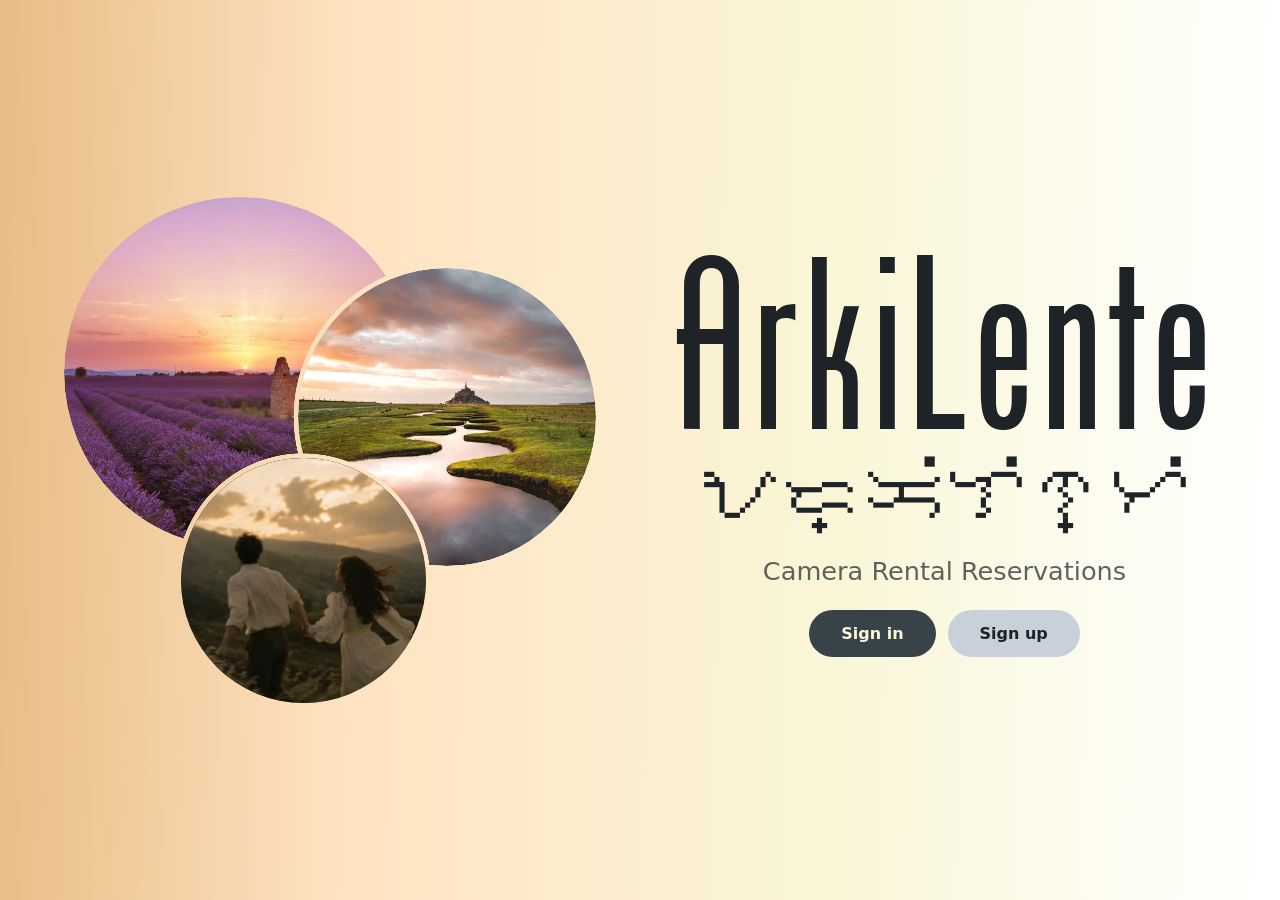
<file: index.html>
<!DOCTYPE html>
<html lang="en">
<head>
    <meta charset="UTF-8">
    <meta name="viewport" content="width=device-width, initial-scale=1.0">
    <title>ArkiLente</title>
    <link rel="stylesheet" href="shared/global.css">
    <link rel="stylesheet" href="login/style.css">
    <script src="shared/data.js" defer></script>
    <script src="shared/ui.js" defer></script>
    <script src="login/script.js" defer></script>
</head>
<body>
    <main class="landing">
        <div class="landing-art" aria-hidden="true">
            <div class="circle circle-1"><img src="shared/circles/Circle1.jpg" alt="" onerror="this.remove()"></div>
            <div class="circle circle-2"><img src="shared/circles/Circle2.jpg" alt="" onerror="this.remove()"></div>
            <div class="circle circle-3"><img src="shared/circles/Circle3.jpg" alt="" onerror="this.remove()"></div>
        </div>

        <div class="landing-content">
            <h1 class="brand">ArkiLente</h1>
            <p class="baybayin" lang="tl-Tglg">ᜀᜇ᜔ᜃᜒᜎᜒᜈ᜔ᜆᜒ</p>
            <p class="tagline">Camera Rental Reservations</p>
            <div class="landing-buttons">
                <button type="button" id="openSignIn" class="btn-primary">Sign in</button>
                <button type="button" id="openSignUp">Sign up</button>
            </div>
        </div>
    </main>

    <div id="signUpModal" class="modal hidden">
        <div class="modal-box">
            <button type="button" class="modal-x" id="closeSignUp" aria-label="Close">&times;</button>
            <h2>Sign up</h2>
            <form id="signUpForm" novalidate>
                <label for="signUpName">Full name</label>
                <input type="text" id="signUpName" autocomplete="name" placeholder="Enter your name">
                <div id="signUpNameError" class="errors"></div>

                <label for="signUpEmail">Email</label>
                <input type="email" id="signUpEmail" autocomplete="email" placeholder="user@email.com">
                <div id="signUpEmailError" class="errors"></div>

                <label for="signUpContact">Contact number</label>
                <input type="tel" id="signUpContact" autocomplete="tel" placeholder="09123456789 or +6391234567" >
                <div id="signUpContactError" class="errors"></div>

                <label for="signUpPassword">Password</label>
                <input type="password" id="signUpPassword" autocomplete="new-password" placeholder="Enter your password">
                <div id="signUpPasswordError" class="errors"></div>

                <label for="signUpConfirm">Confirm Password</label>
                <input type="password" id="signUpConfirm" autocomplete="new-password" placeholder="Confirm your password">
                <div id="signUpConfirmError" class="errors"></div>

                <div class="terms-row">
                    <input type="checkbox" id="signUpTerms">
                    <label for="signUpTerms">I agree to the Terms and Agreement</label>
                </div>
                <div id="signUpTermsError" class="errors"></div>

                <div class="modal-actions">
                    <button type="submit" id="signUpBtn" class="btn-primary">Sign up</button>
                </div>
            </form>
            <p class="switch-text">Already have an account? <a href="#" id="toSignIn">Sign in</a></p>
        </div>
    </div>

    <div id="signInModal" class="modal hidden">
        <div class="modal-box">
            <button type="button" class="modal-x" id="closeSignIn" aria-label="Close">&times;</button>
            <h2>Sign in</h2>
            <form id="signInForm" novalidate>
                <label for="signInEmail">Email</label>
                <input type="email" id="signInEmail" autocomplete="email" placeholder="user@email.com">
                <div id="signInEmailError" class="errors"></div>

                <label for="signInPassword">Password</label>
                <input type="password" id="signInPassword" autocomplete="current-password" placeholder="Enter your password">
                <div id="signInPasswordError" class="errors"></div>

                <div>
                    <button type="submit" id="signInBtn" class="btn-primary">Sign in</button>
                </div>
            </form>
            <p class="switch-text">No account yet? <a href="#" id="toSignUp">Sign up</a></p>
        </div>
    </div>
</body>
</html>
</file>
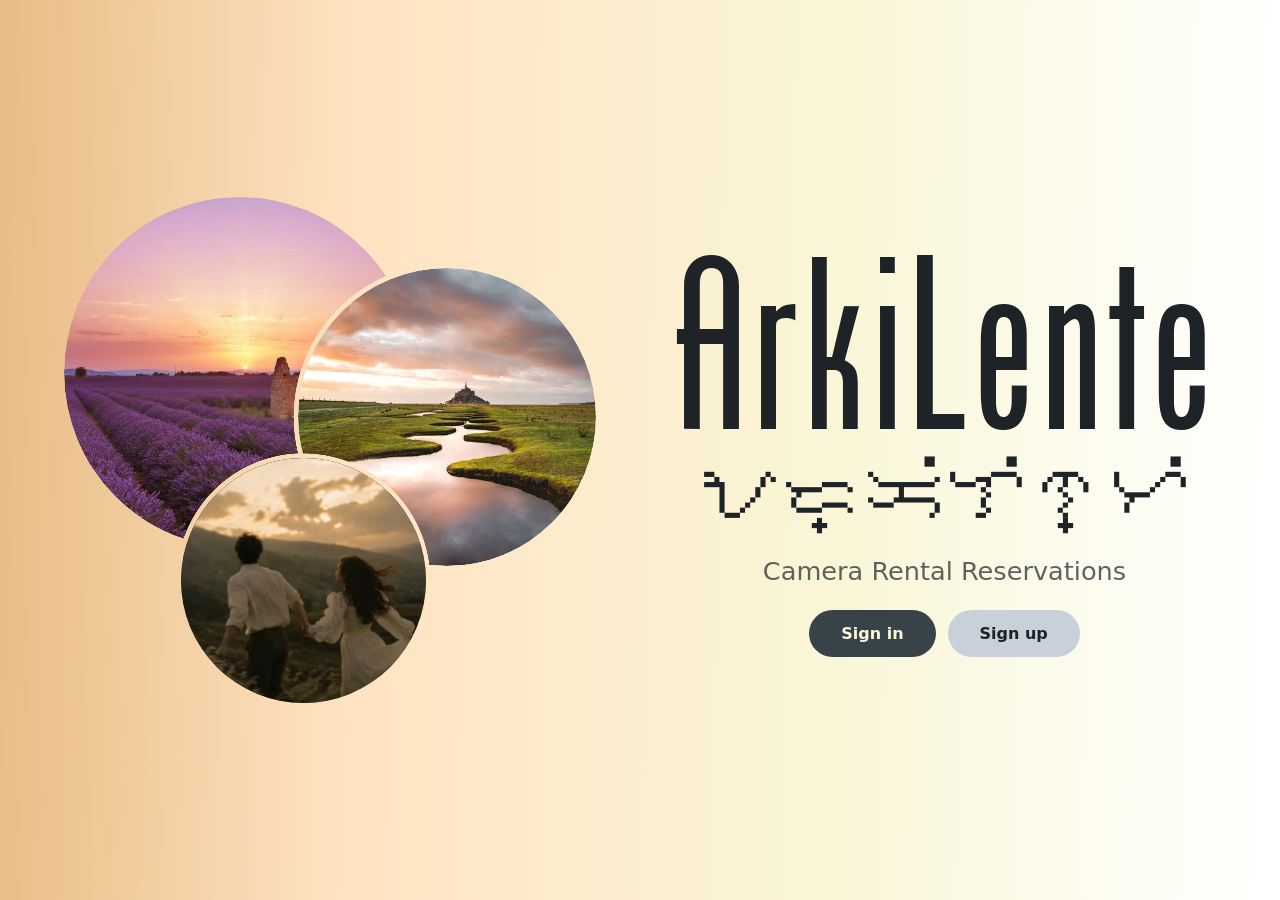
<file: catalog/catalog.html>
<!DOCTYPE html>
<html lang="en">
<head>
    <meta charset="UTF-8">
    <meta name="viewport" content="width=device-width, initial-scale=1.0">
    <title>Equipment Catalog</title>
    <link rel="stylesheet" href="../shared/global.css">
    <link rel="stylesheet" href="style.css">
</head>
<body>
    <header>
        <nav aria-label="Main">
            <a href="./catalog.html" aria-current="page">Catalog</a>
            <a href="../my-reservations/my-reservations.html">My Reservations</a>
            <button type="button" id="logout-btn" class="btn">Log out</button>
        </nav>
    </header>
    <main>
        <h1><span class="eyebrow">Browse</span>Equipment Catalog</h1>
        <div id="controls" role="search">
            <label for="search-input">Search equipment</label>
            <input type="search" id="search-input" placeholder="Enter product name...">
            <label for="category-filter">Category</label>
            <select id="category-filter"></select>
        </div>
        <section id="results" aria-label="Equipment results">
            <span id="result-count" aria-live="polite"></span>
            <ul id="equipment-grid"></ul>
            <div id="empty-state" class="hidden" role="status"></div>
        </section>
        <dialog id="details-panel" aria-labelledby="details-title">
            <h2 id="details-title"></h2>
            <div id="details-content"></div>
        </dialog>
    </main>
    <script src="../shared/data.js"></script>
    <script src="../shared/device-specs.js"></script>
    <script src="script.js"></script>
</body>
</html>
</file>
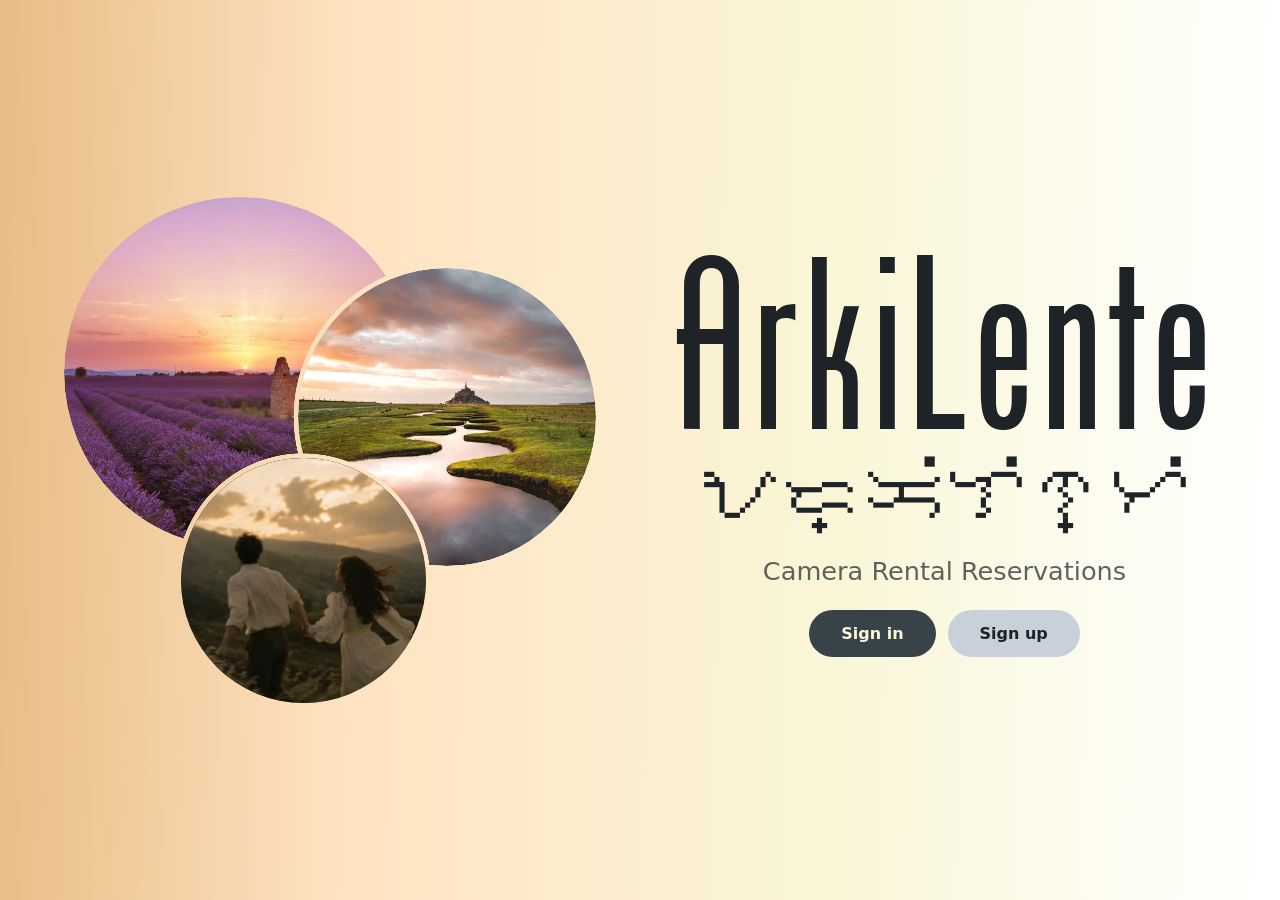
<file: my-reservations/my-reservations.html>
<!DOCTYPE html>
<html lang="en">
<head>
    <meta charset="UTF-8">
    <meta name="viewport" content="width=device-width, initial-scale=1.0">
    <title>My Reservations</title>
    <link rel="stylesheet" href="../shared/global.css">
    <link rel="stylesheet" href="style.css">
</head>
<body>
    <header>
        <nav aria-label="Main">
            <a href="../catalog/catalog.html">Catalog</a>
            <a href="my-reservations.html" aria-current="page">My Reservations</a>
            <button type="button" id="logout-btn" class="btn">Log out</button>
        </nav>
    </header>

    <main>
        <h1><span class="eyebrow">Your bookings</span>My Reservations</h1>

        <div id="controls">
            <label for="status-filter">Show</label>
            <select id="status-filter">
                <option value="all">All reservations</option>
                <option value="upcoming">Upcoming</option>
                <option value="ongoing">Ongoing</option>
                <option value="pending">Pending return</option>
                <option value="done">Done</option>
            </select>
            <span id="result-count" aria-live="polite"></span>
        </div>

        <div id="message" class="notice hidden" role="status"></div>

        <ul id="reservation-list"></ul>

        <div id="empty-state" class="hidden" role="status">
            <p id="empty-text"></p>
            <a class="btn-link" href="../catalog/catalog.html">Browse the catalog</a>
        </div>
    </main>

    <div id="cancelModal" class="modal hidden" role="dialog" aria-modal="true" aria-labelledby="cancelTitle">
        <div class="modal-box">
            <h2 id="cancelTitle">Cancel reservation?</h2>
            <p class="modal-note">This will remove the reservation. This cannot be undone.</p>
            <div id="cancelSummary" class="summary"></div>
            <div class="modal-actions">
                <button type="button" id="cancelNoBtn">Keep it</button>
                <button type="button" id="cancelYesBtn" class="btn-danger">Yes, cancel</button>
            </div>
        </div>
    </div>

    <script src="../shared/data.js"></script>
    <script src="../shared/ui.js"></script>
    <script src="script.js"></script>
</body>
</html>
</file>
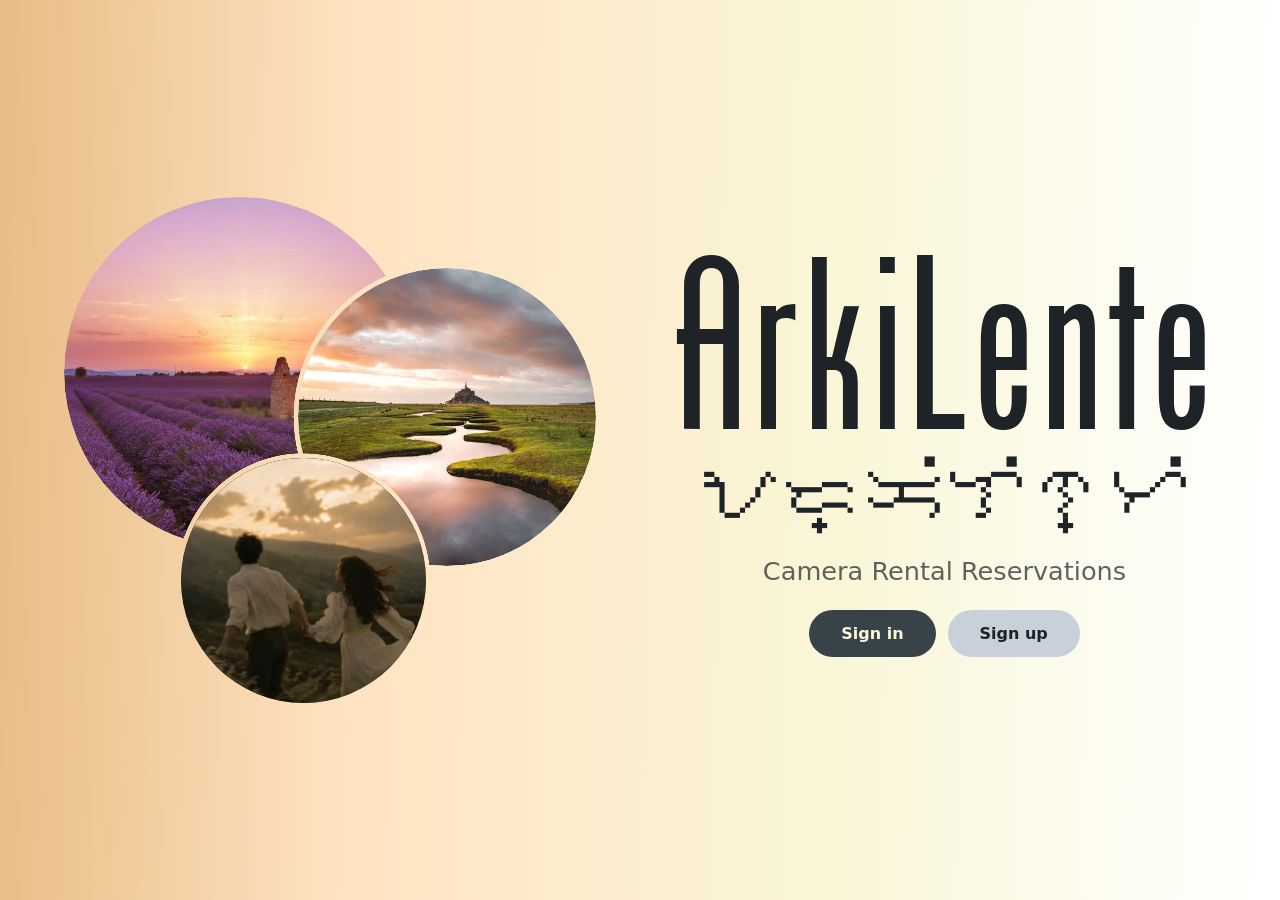
<file: reservation/reservation.html>
<!DOCTYPE html>
<html lang="en">
<head>
    <meta charset="UTF-8">
    <meta name="viewport" content="width=device-width, initial-scale=1.0">
    <title>ArkiLente | Reservation Form</title>
    <link rel="stylesheet" href="../shared/global.css">
    <link rel="stylesheet" href="style.css">
    <script src="../shared/data.js" defer></script>
    <script src="../shared/ui.js" defer></script>
    <script src="calendar.js" defer></script>
    <script src="reserve.js" defer></script>
</head>
<body>
    <div class="layout">
        <section class="calendar-section">
            <div class="calendar-header">
                <div class="calendar-title">
                    <p class="eyebrow">Availability</p>
                    <h2 id="monthLabel"></h2>
                </div>
                <div class="calendar-nav">
                    <button type="button" id="prevMonth" aria-label="Previous month">&lt;</button>
                    <button type="button" id="nextMonth" aria-label="Next month">&gt;</button>
                </div>
            </div>

            <!-- calendar.js renders into this div -->
            <div id="calendar"></div>

            <div class="calendar-legend" aria-hidden="true">
                <span><i class="dot dot-free"></i>Available</span>
                <span><i class="dot dot-reserved"></i>Reserved</span>
                <span><i class="dot dot-mine"></i>Your reservation</span>
                <span><i class="dot dot-today"></i>Today</span>
            </div>
        </section>

        <aside class="form-section">
            <button type="button" id="backBtn">&larr; Back to catalog</button>
            <h1>
                <span class="eyebrow">Reserve</span>
                <span id="deviceName" class="device-name"></span>
            </h1>

            <form id="reservationForm" novalidate>
                <div class="field">
                    <label for="fullName">Full name</label>
                    <input type="text" id="fullName" autocomplete="name" readonly>
                    <div id="nameError" class="errors"></div>
                </div>

                <div class="row row-dates">
                    <div class="field">
                        <label for="startDate">Pick-up date</label>
                        <input type="date" id="startDate">
                    </div>
                    <div class="field">
                        <label for="pickupTime">Time</label>
                        <input type="time" id="pickupTime">
                    </div>
                    <div id="pickupError" class="errors"></div>
                </div>

                <div class="row row-dates">
                    <div class="field">
                        <label for="endDate">Return date</label>
                        <input type="date" id="endDate">
                    </div>
                    <div class="field">
                        <label for="dropoffTime">Time</label>
                        <input type="time" id="dropoffTime">
                    </div>
                    <div id="dropoffError" class="errors"></div>
                    <div id="dateError" class="errors" role="alert"></div>
                </div>

                <div class="row">
                    <div class="field">
                        <label for="contactNumber">Contact number</label>
                        <input type="tel" id="contactNumber" placeholder="09123456789 or +639123456789" autocomplete="tel">
                    </div>
                    <div class="field">
                        <label for="idType">Type of ID</label>
                        <select id="idType">
                            <option value="">Select ID type</option>
                            <option value="PhilSys ID">PhilSys ID</option>
                            <option value="Driver's License">Driver's License</option>
                            <option value="Voter's ID">Voter's ID</option>
                            <option value="PRC ID">PRC ID</option>
                            <option value="Senior Citizen ID">Senior Citizen ID</option>
                            <option value="PWD ID">PWD ID</option>
                            <option value="SSS ID">SSS ID</option>
                        </select>
                    </div>
                    <div id="numberError" class="errors"></div>
                    <div id="idError" class="errors"></div>
                </div>

                <div class="field">
                    <label for="contactEmail">Email address</label>
                    <input type="email" id="contactEmail" autocomplete="email" placeholder="user@email.com">
                    <div id="emailError" class="errors"></div>
                </div>

                <div class="modal-actions">
                    <button type="submit" id="submitBtn" class="btn-primary">Submit reservation</button>
                </div>

                <!-- Only shown when the signed-in user has an upcoming reservation for this device -->
                <div id="cancelArea" class="cancel-area hidden">
                    <button type="button" id="cancelReservationBtn" class="btn-cancel" disabled>Cancel reservation</button>
                </div>
            </form>
        </aside>
    </div>

    <div id="confirmationModal" class="modal hidden">
        <div class="modal-box">
            <h2>Confirm reservation</h2>
            <div id="confirmationSummary" class="summary"></div>
            <div class="modal-actions">
                <button type="button" id="closeConfirmBtn">Close</button>
                <button type="button" id="confirmBtn" class="btn-primary">Confirm</button>
            </div>
        </div>
    </div>

    <div id="cancelModal" class="modal hidden">
        <div class="modal-box">
            <h2>Cancel reservation?</h2>
            <div id="cancelSummary" class="summary"></div>
            <div class="modal-actions">
                <button type="button" id="cancelYesBtn" class="btn-danger">Yes</button>
                <button type="button" id="cancelNoBtn">No</button>
            </div>
        </div>
    </div>
</body>
</html>
</file>
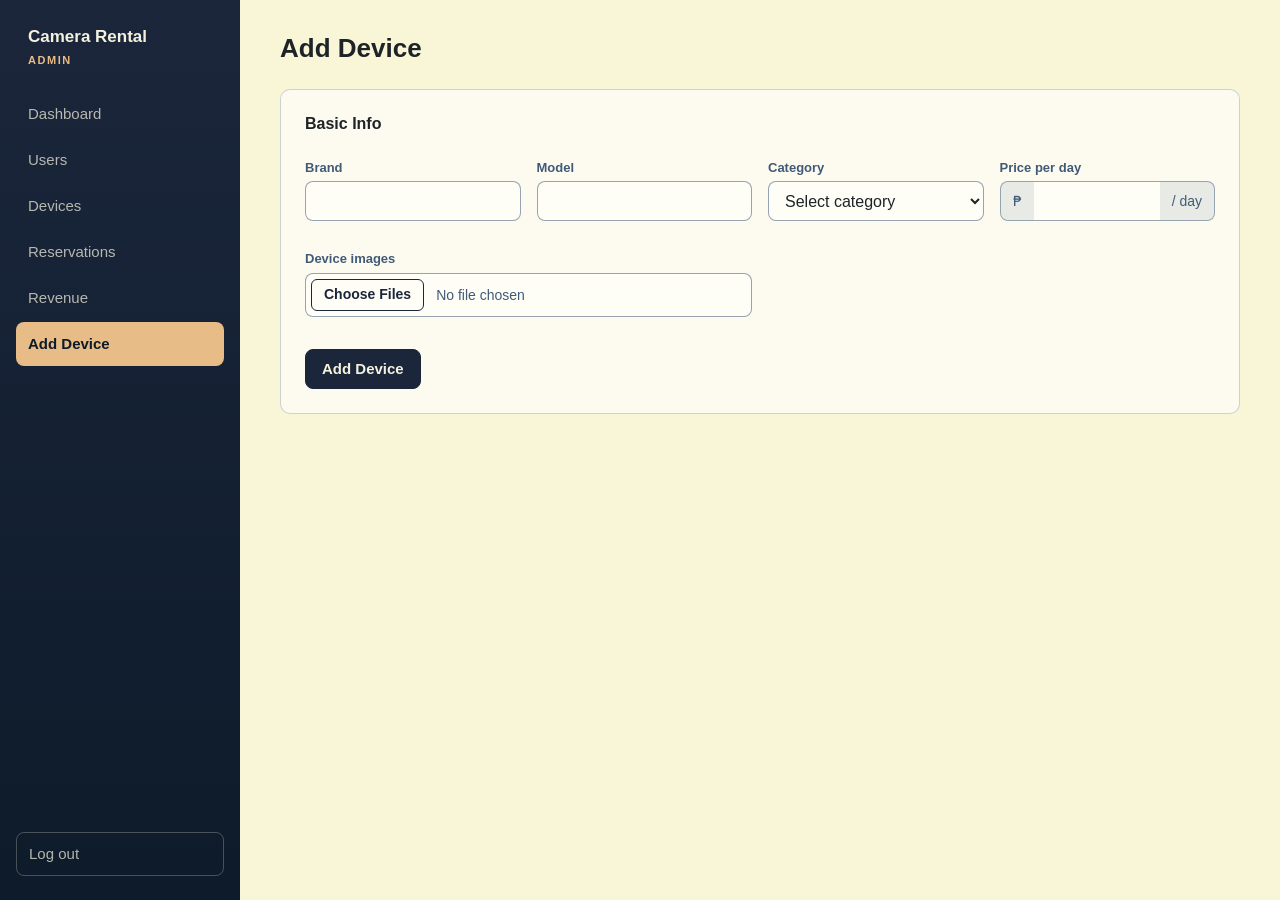
<file: admin/add-device/add-device.html>
<!DOCTYPE html>
<html lang="en">
<head>
  <meta charset="UTF-8">
  <meta name="viewport" content="width=device-width, initial-scale=1.0">
  <title>Add Device | Admin</title>
  <link rel="stylesheet" href="../../shared/global.css">
  <link rel="stylesheet" href="../admin.css">
</head>
<body>
  <div class="layout">
    <aside id="sidebar"></aside>
    <main>
      <h1>Add Device</h1>
      <div class="message" id="message"></div>
      <form id="deviceForm" class="panel">
        <h3>Basic Info</h3>
        <div class="form-grid">
          <div class="field"><label for="brand">Brand</label><input id="brand" name="brand" required></div>
          <div class="field"><label for="model">Model</label><input id="model" name="model" required></div>
          <div class="field"><label for="category">Category</label><select id="category" name="category" required></select></div>
          <div class="field"><label for="price">Price per day</label>
            <div class="input-unit"><span class="pre">₱</span><input id="price" name="price" type="number" min="1" required><span class="unit">/ day</span></div></div>
          <div class="field span2"><label for="images">Device images</label><input id="images" type="file" accept="image/*" multiple required><div class="preview" id="imagesPreview"></div></div>
        </div>

        <div id="specsSection" class="hidden">
          <h3 id="specsTitle"></h3>
          <div id="specsBox" class="form-grid"></div>
        </div>

        <button type="submit" class="btn-primary submit-btn">Add Device</button>
      </form>
    </main>
  </div>
  <script src="../../shared/data.js"></script>
  <script src="../layout.js"></script>
  <script src="../specs.js"></script>
  <script src="script.js"></script>
</body>
</html>
</file>
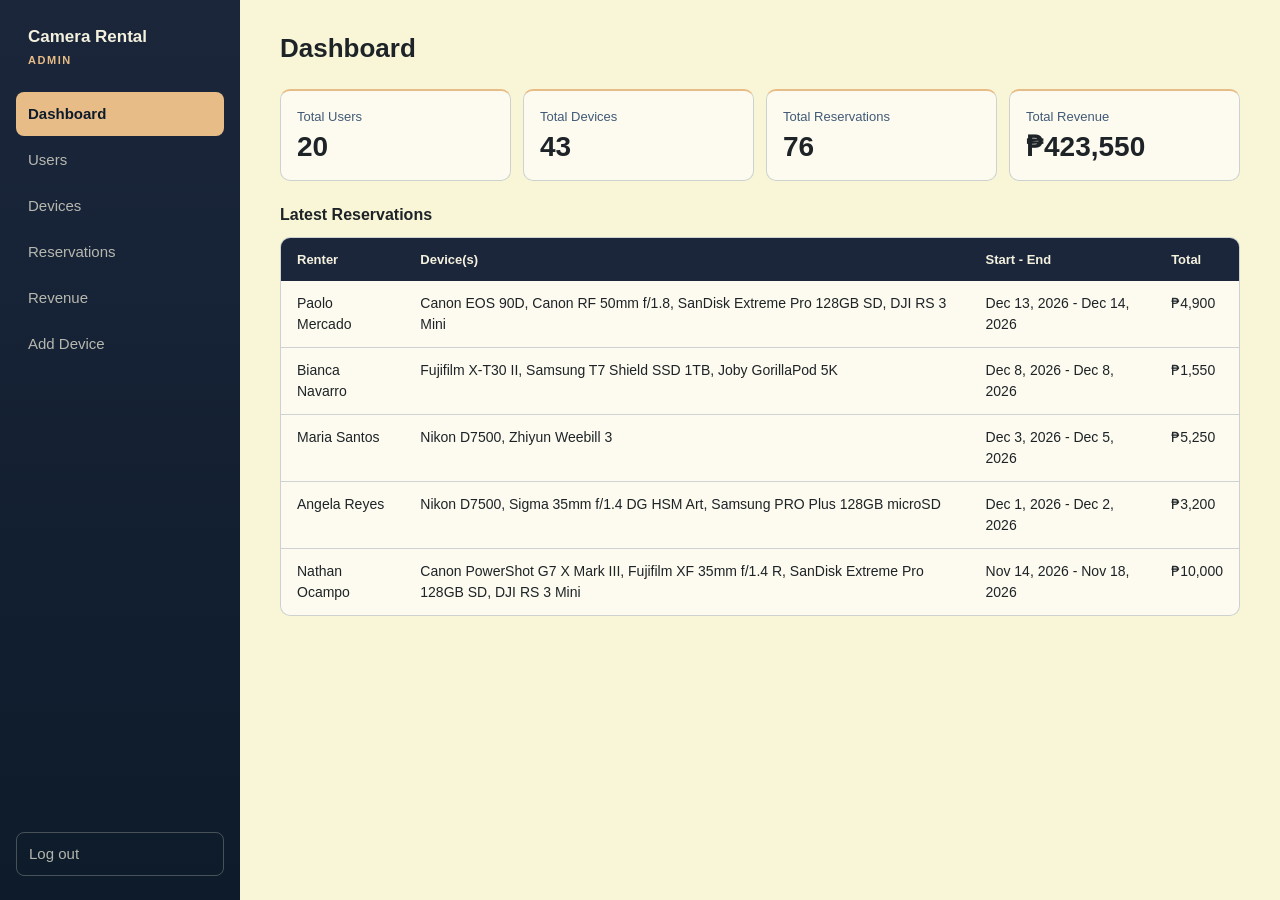
<file: admin/dashboard/dashboard.html>
<!DOCTYPE html>
<html lang="en">
<head>
  <meta charset="UTF-8">
  <meta name="viewport" content="width=device-width, initial-scale=1.0">
  <title>Dashboard | Admin</title>
  <link rel="stylesheet" href="../../shared/global.css">
  <link rel="stylesheet" href="../admin.css">
</head>
<body>
  <div class="layout">
    <aside id="sidebar"></aside>
    <main>
      <h1>Dashboard</h1>
      <div class="cards">
        <div class="card"><div class="label">Total Users</div><div class="value" id="totalUsers"></div></div>
        <div class="card"><div class="label">Total Devices</div><div class="value" id="totalDevices"></div></div>
        <div class="card"><div class="label">Total Reservations</div><div class="value" id="totalReservations"></div></div>
        <div class="card"><div class="label">Total Revenue</div><div class="value" id="totalRevenue"></div></div>
      </div>
      <h3>Latest Reservations</h3>
      <div class="table-wrap">
        <table>
          <thead><tr><th>Renter</th><th>Device(s)</th><th>Start - End</th><th>Total</th></tr></thead>
          <tbody id="recentBody"></tbody>
        </table>
      </div>
    </main>
  </div>
  <script src="../../shared/data.js"></script>
  <script src="../layout.js"></script>
  <script src="script.js"></script>
</body>
</html>
</file>
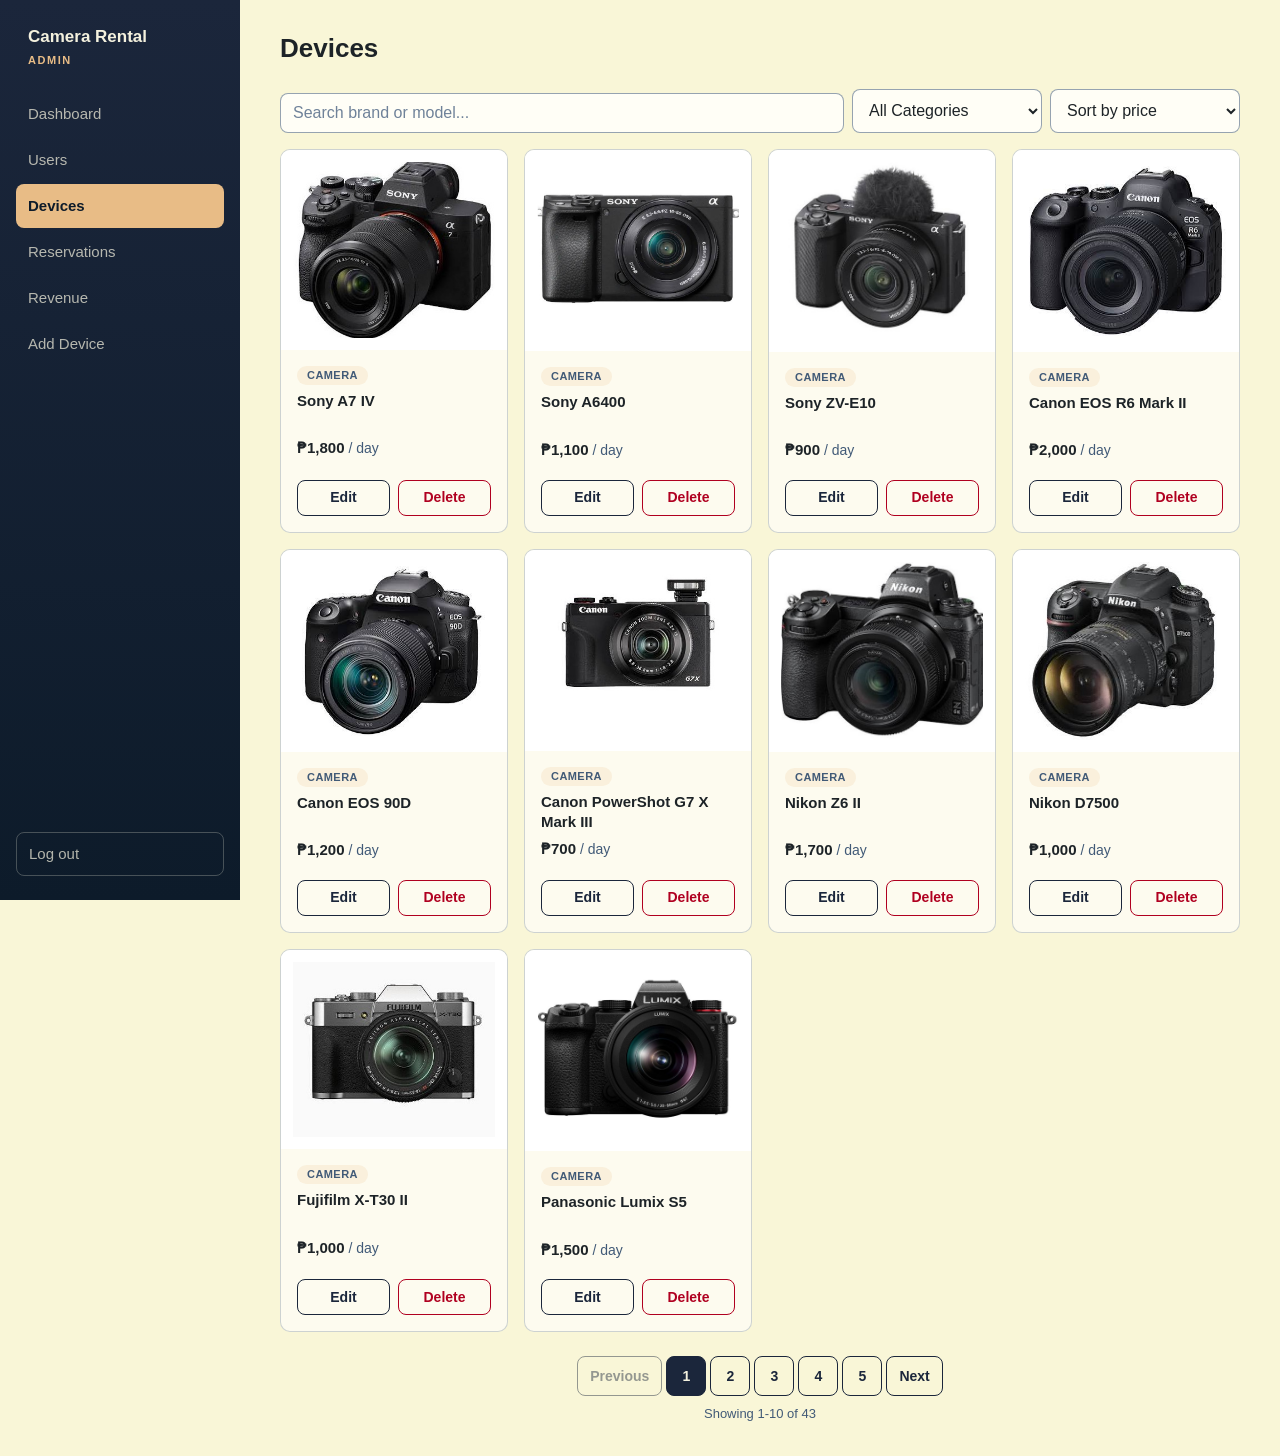
<file: admin/devices/devices.html>
<!doctype html>
<html lang="en">
  <head>
    <meta charset="UTF-8" />
    <meta name="viewport" content="width=device-width, initial-scale=1.0" />
    <title>Devices | Admin</title>
    <link rel="stylesheet" href="../../shared/global.css" />
    <link rel="stylesheet" href="../admin.css" />
  </head>
  <body>
    <div class="layout">
      <aside id="sidebar"></aside>
      <main>
        <h1>Devices</h1>
        <div class="toolbar">
          <input
            type="text"
            id="search"
            placeholder="Search brand or model..."
          />
          <select id="categoryFilter">
            <option value="all">All Categories</option>
          </select>
          <select id="sortPrice">
            <option value="none">Sort by price</option>
            <option value="asc">Price: Low to High</option>
            <option value="desc">Price: High to Low</option>
          </select>
        </div>
        <div class="device-grid" id="deviceGrid"></div>
        <div class="pager" id="pager"></div>
      </main>
    </div>

    <!-- Edit Device dialog. It sits OUTSIDE <main> on purpose, so no page layout rule can offset or clip it. -->
    <div class="edit-overlay" id="editModal">
      <div
        class="edit-dialog"
        role="dialog"
        aria-modal="true"
        aria-labelledby="editTitle"
      >
        <form class="edit-form" id="editForm">
          <header class="edit-header">
            <div>
              <h2 id="editTitle">Edit Device</h2>
              <p class="edit-subtitle" id="editSubtitle"></p>
            </div>
            <button
              type="button"
              class="edit-close"
              id="closeEdit"
              aria-label="Close"
            >
              <svg
                width="18"
                height="18"
                viewBox="0 0 18 18"
                fill="none"
                stroke="currentColor"
                stroke-width="2"
                stroke-linecap="round"
                aria-hidden="true"
              >
                <path d="M3 3l12 12M15 3L3 15" />
              </svg>
            </button>
          </header>

          <div class="edit-body" id="editBody">
            <section class="edit-section">
              <h3>Basic Info</h3>
              <div class="edit-grid">
                <div class="field">
                  <label for="editBrand">Brand</label
                  ><input id="editBrand" required />
                </div>
                <div class="field">
                  <label for="editModel">Model</label
                  ><input id="editModel" required />
                </div>
                <div class="field">
                  <label for="editCategory">Category</label
                  ><input id="editCategory" readonly />
                </div>
                <div class="field">
                  <label for="editPrice">Price per day</label>
                  <div class="input-unit">
                    <span class="pre">₱</span
                    ><input
                      id="editPrice"
                      type="number"
                      min="1"
                      required
                    /><span class="unit">/ day</span>
                  </div>
                </div>
                <div class="field wide">
                  <label for="editImages">Device images</label>
                  <input
                    id="editImages"
                    type="file"
                    accept="image/*"
                    multiple
                  />
                  <small
                    >Optional. Choosing new files replaces the current
                    images.</small
                  >
                  <div class="preview" id="editPreview"></div>
                </div>
              </div>
            </section>

            <section class="edit-section">
              <h3 id="editSpecTitle"></h3>
              <div class="edit-grid" id="editSpecs"></div>
            </section>
          </div>

          <footer class="edit-footer">
            <button type="button" id="cancelEdit">Cancel</button>
            <button type="submit" class="btn-primary">Save Changes</button>
          </footer>
        </form>
      </div>
    </div>

    <script src="../../shared/data.js"></script>
    <script src="../../shared/device-specs.js"></script>
    <script src="../layout.js"></script>
    <script src="../specs.js"></script>
    <script src="script.js"></script>
  </body>
</html>
</file>
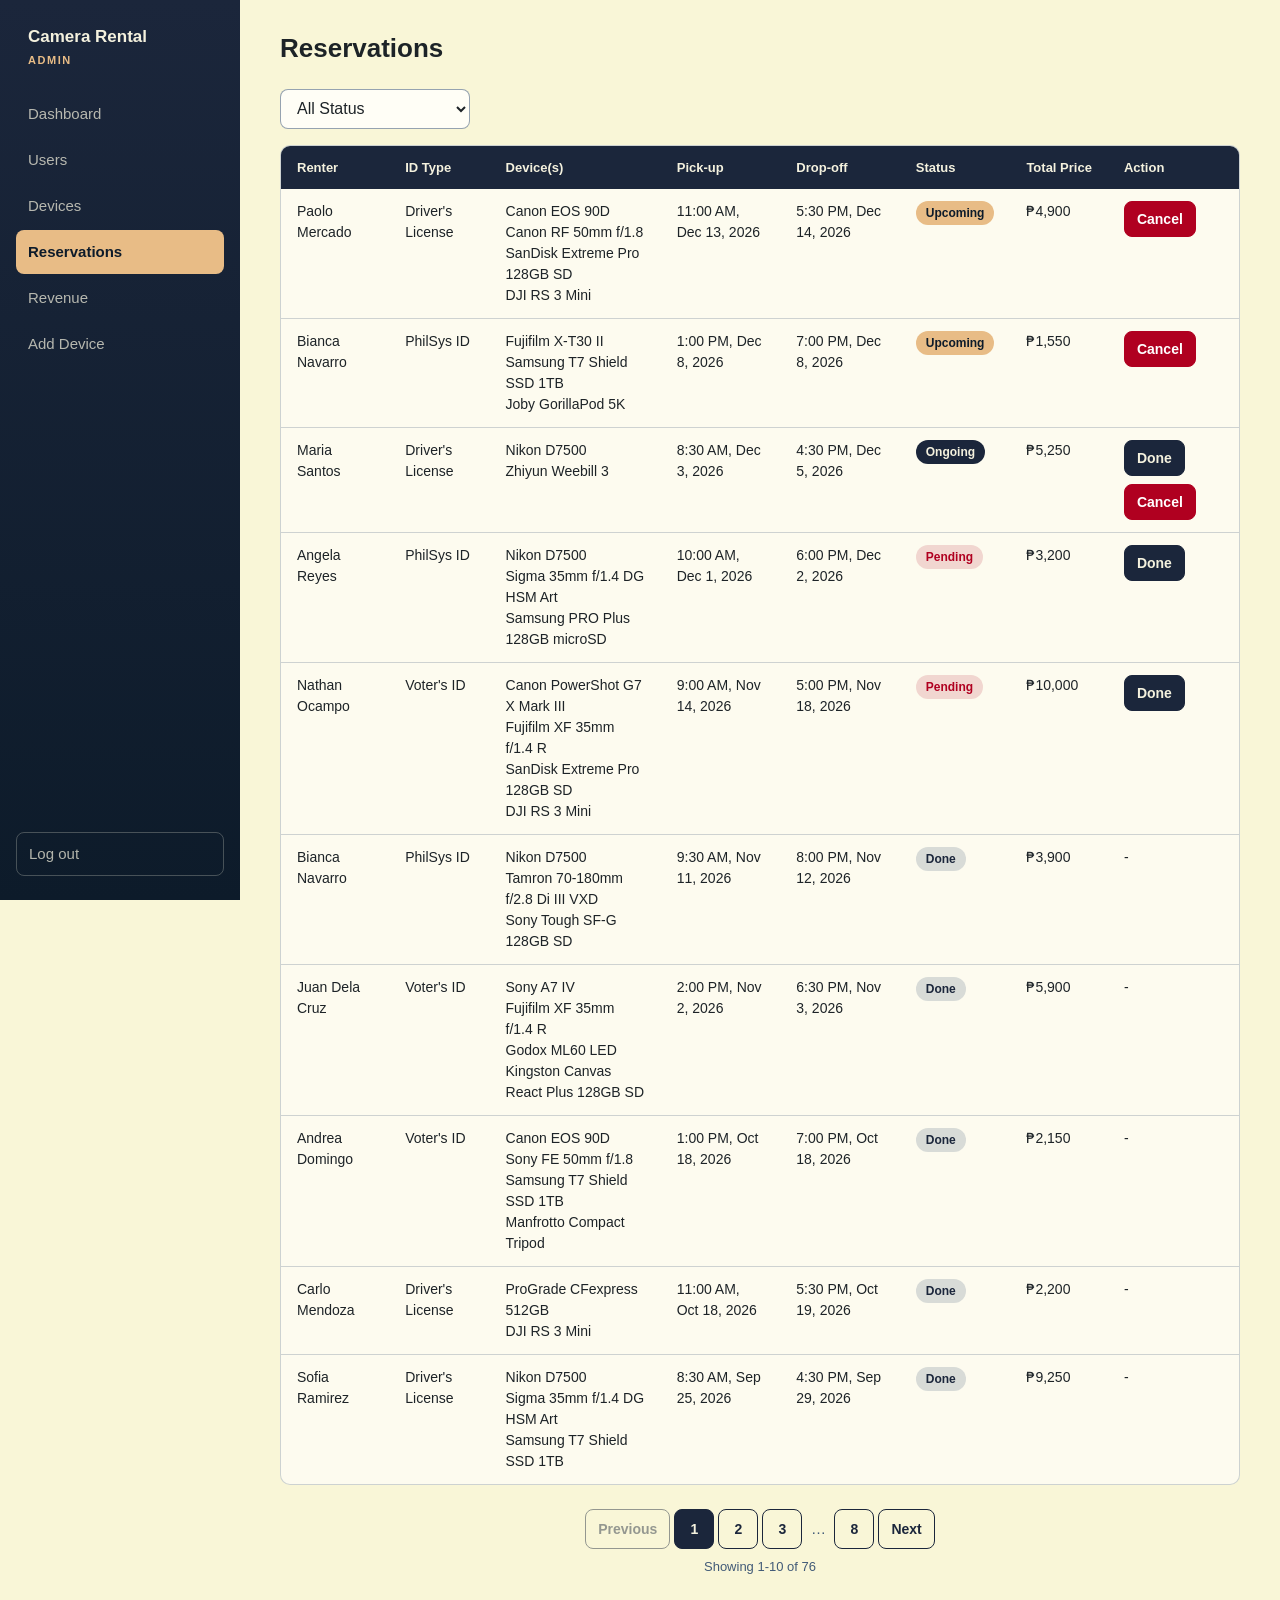
<file: admin/reservations/reservations.html>
<!DOCTYPE html>
<html lang="en">
<head>
  <meta charset="UTF-8">
  <meta name="viewport" content="width=device-width, initial-scale=1.0">
  <title>Reservations | Admin</title>
  <link rel="stylesheet" href="../../shared/global.css">
  <link rel="stylesheet" href="../admin.css">
</head>
<body>
  <div class="layout">
    <aside id="sidebar"></aside>
    <main>
      <h1>Reservations</h1>
      <div class="toolbar">
        <select id="statusFilter">
          <option value="all">All Status</option>
          <option value="upcoming">Upcoming</option>
          <option value="ongoing">Ongoing</option>
          <option value="pending">Pending</option>
          <option value="done">Done</option>
        </select>
      </div>
      <div class="table-wrap">
        <table>
          <thead><tr><th>Renter</th><th>ID Type</th><th>Device(s)</th><th>Pick-up</th><th>Drop-off</th><th>Status</th><th>Total Price</th><th>Action</th></tr></thead>
          <tbody id="resBody"></tbody>
        </table>
      </div>
      <div class="pager" id="pager"></div>
    </main>
  </div>
  <script src="../../shared/data.js"></script>
  <script src="../layout.js"></script>
  <script src="script.js"></script>
</body>
</html>
</file>
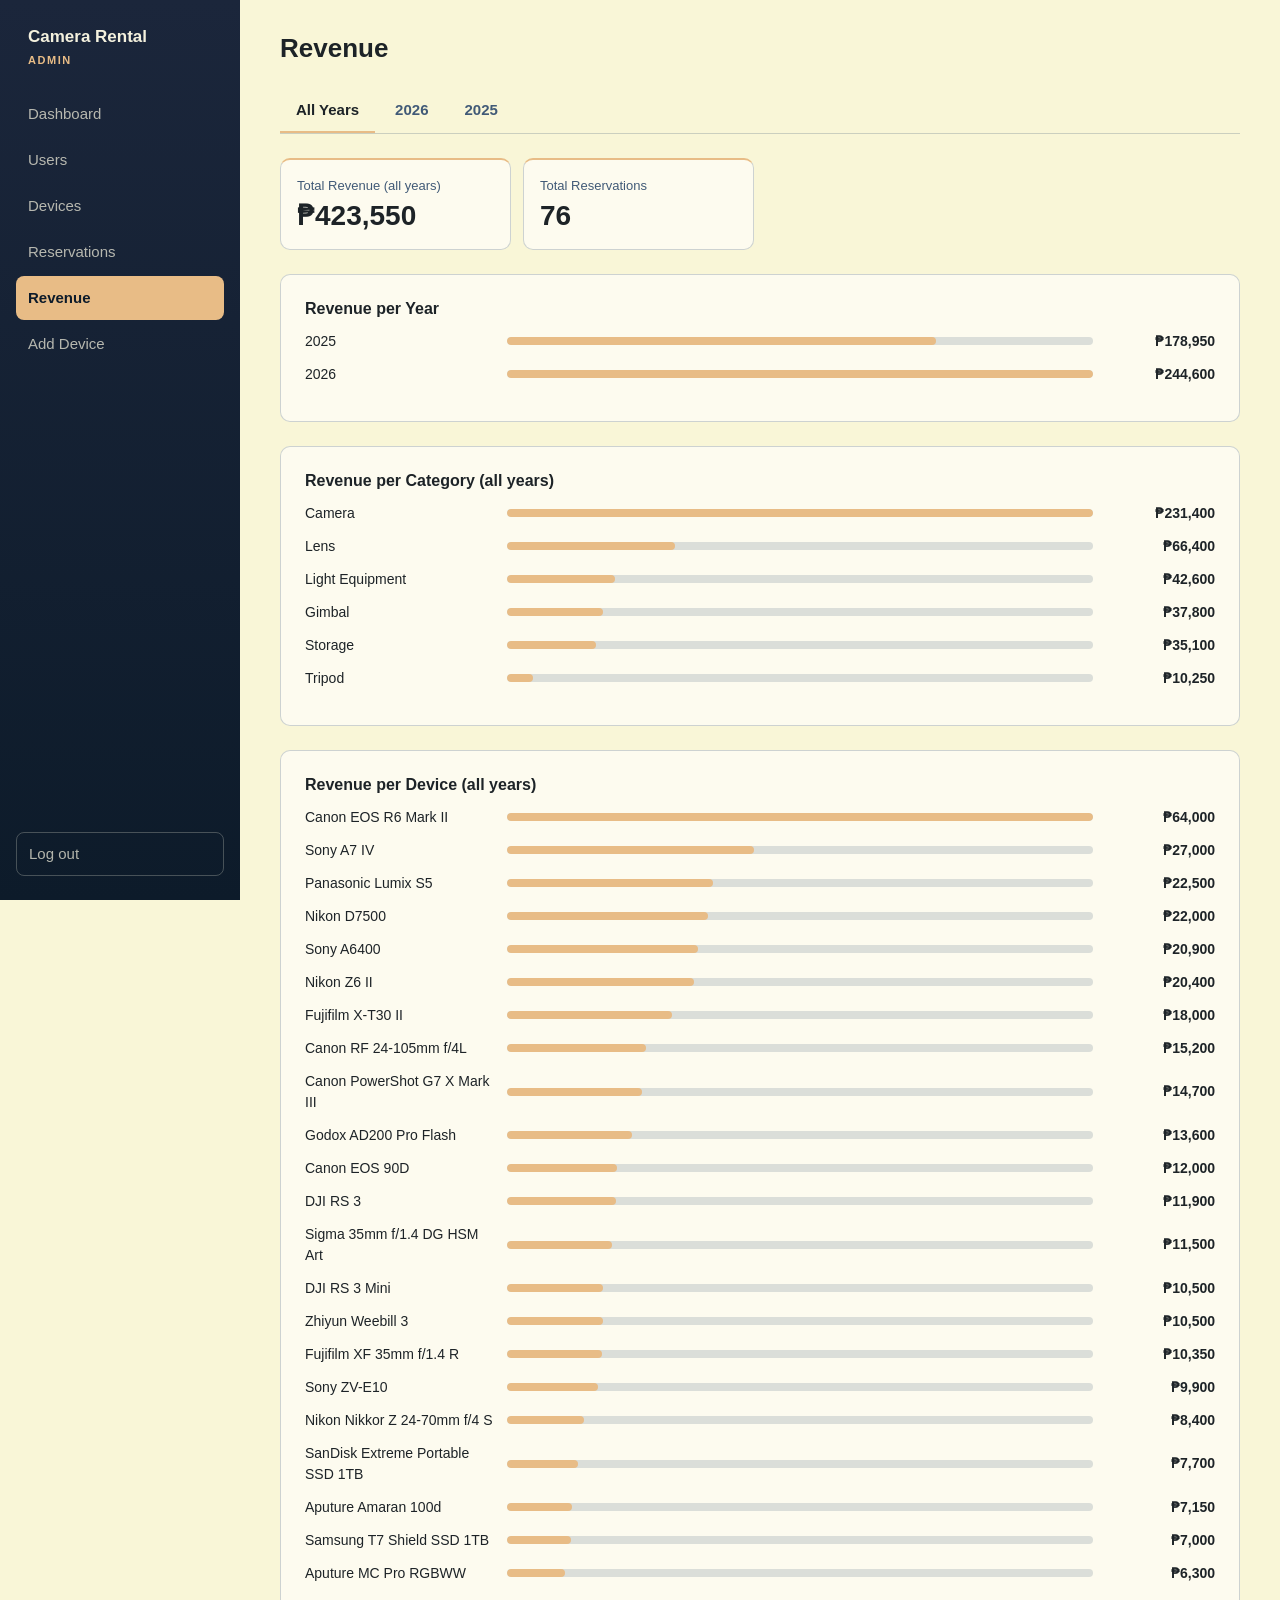
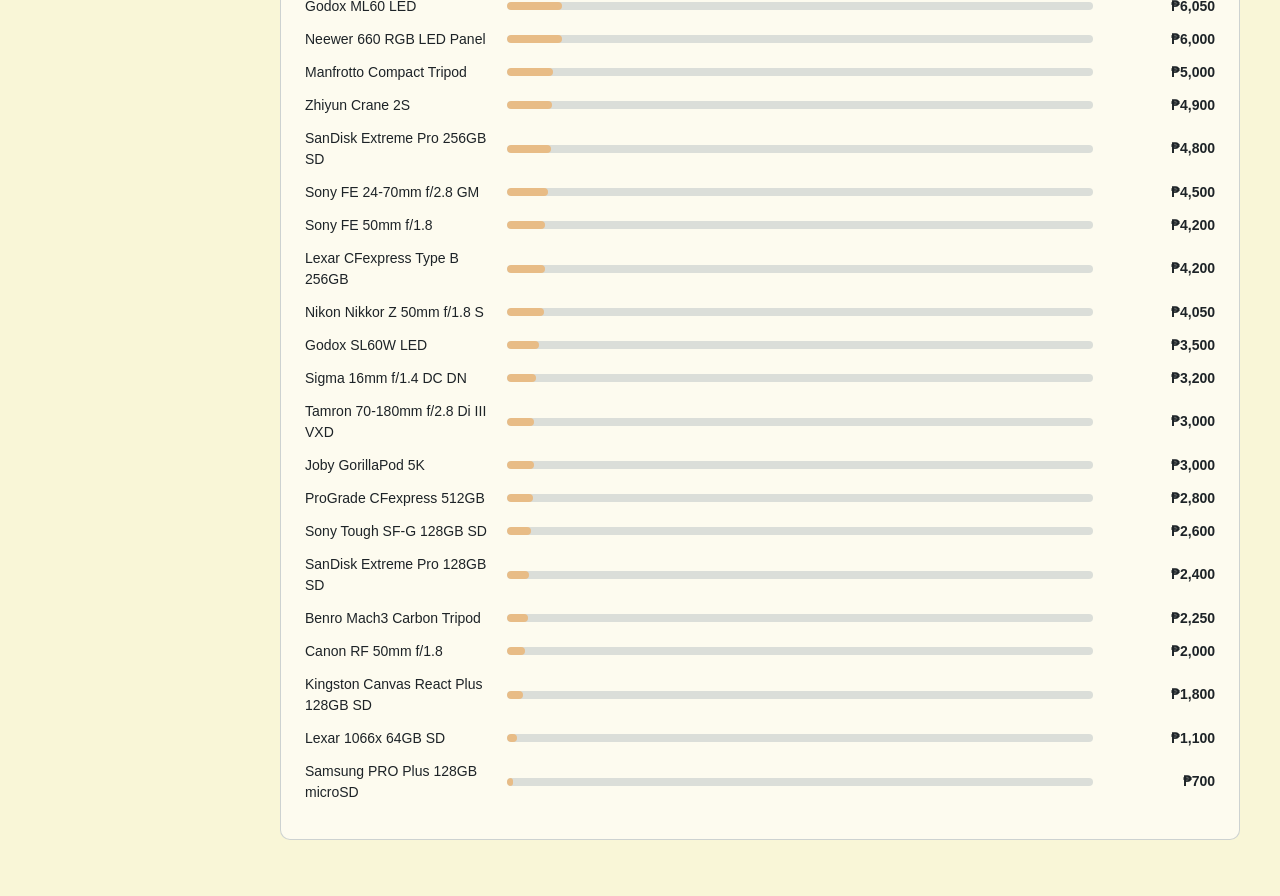
<file: admin/revenue/revenue.html>
<!DOCTYPE html>
<html lang="en">
<head>
  <meta charset="UTF-8">
  <meta name="viewport" content="width=device-width, initial-scale=1.0">
  <title>Revenue | Admin</title>
  <link rel="stylesheet" href="../../shared/global.css">
  <link rel="stylesheet" href="../admin.css">
</head>
<body>
  <div class="layout">
    <aside id="sidebar"></aside>
    <main>
      <h1>Revenue</h1>
      <div class="tabs" id="tabs" role="tablist" aria-label="Revenue by year"></div>
      <div id="tabPanels"></div>
    </main>
  </div>
  <script src="../../shared/data.js"></script>
  <script src="../layout.js"></script>
  <script src="script.js"></script>
</body>
</html>
</file>
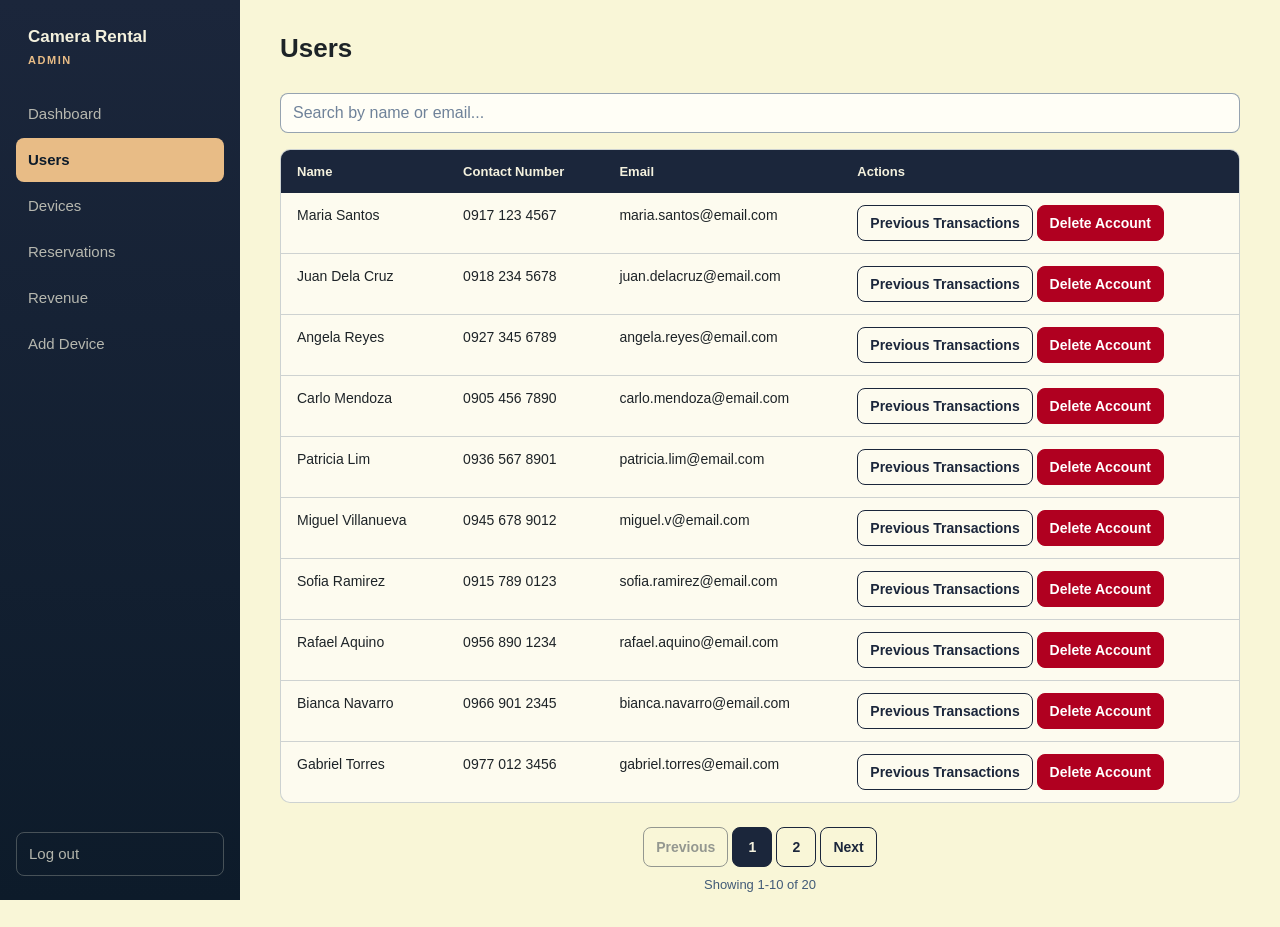
<file: admin/users/users.html>
<!DOCTYPE html>
<html lang="en">
<head>
  <meta charset="UTF-8">
  <meta name="viewport" content="width=device-width, initial-scale=1.0">
  <title>Users | Admin</title>
  <link rel="stylesheet" href="../../shared/global.css">
  <link rel="stylesheet" href="../admin.css">
</head>
<body>
  <div class="layout">
    <aside id="sidebar"></aside>
    <main>
      <h1>Users</h1>
      <div class="toolbar">
        <input type="text" id="search" placeholder="Search by name or email...">
      </div>
      <div class="table-wrap">
        <table>
          <thead><tr><th>Name</th><th>Contact Number</th><th>Email</th><th>Actions</th></tr></thead>
          <tbody id="userBody"></tbody>
        </table>
      </div>
      <div class="pager" id="pager"></div>
    </main>
  </div>

  <!-- Previous Transactions dialog. It sits OUTSIDE <main> on purpose, so no page layout rule can offset or clip it. -->
  <div class="history-overlay" id="modal">
    <div class="history-dialog" role="dialog" aria-modal="true" aria-labelledby="modalTitle">
      <header class="history-header">
        <h2 id="modalTitle"></h2>
        <button type="button" class="edit-close" id="closeModal" aria-label="Close">
          <svg width="18" height="18" viewBox="0 0 18 18" fill="none" stroke="currentColor" stroke-width="2" stroke-linecap="round" aria-hidden="true"><path d="M3 3l12 12M15 3L3 15"/></svg>
        </button>
      </header>
      <div class="history-body" id="modalBody"></div>
    </div>
  </div>

  <script src="../../shared/data.js"></script>
  <script src="../layout.js"></script>
  <script src="script.js"></script>
</body>
</html>
</file>
<file: shared/global.css>
* {
  box-sizing: border-box;
}

html:has(.modal:not(.hidden)) {
  scrollbar-gutter: auto;
  overflow: hidden; 
}
body {
  margin: 0;
  font-family: Arial, Helvetica, sans-serif;
  color: #222;
  background: #f5f5f5;
}

button {
  padding: 8px 16px;
  border: 1px solid #333;
  background: #fff;
  border-radius: 4px;
  cursor: pointer;
  font-size: 1rem;
}

button:hover {
  background: #eee;
}

.btn-primary {
  background: #222;
  color: #fff;
}

.btn-primary:hover {
  background: #444;
}

.btn-danger {
  background: #b00020;
  border-color: #b00020;
  color: #fff;
}

.btn-danger:hover {
  background: #8e001a;
}

label {
  display: block;
  margin-top: 12px;
  font-weight: bold;
}

input {
  display: block;
  width: 100%;
  padding: 8px;
  margin-top: 4px;
  font-size: 1rem;
  border: 1px solid #999;
  border-radius: 4px;
}

.errors {
  margin: 4px 0 0;
  color: #b00020;
  font-size: 0.85rem;
}

.errors ul {
  margin: 4px 0 0;
  padding-left: 18px;
}

.hidden {
  display: none !important;
}

/* ---------- Modals ---------- */
.modal {
  position: fixed;
  inset: 0;
  background: rgba(249, 246, 215, 0.65);
  box-shadow: 0 4px 30px rgba(0, 0, 0, 0.1);
  backdrop-filter: blur(10.2px);
  -webkit-backdrop-filter: blur(10.2px);
  display: flex;
  align-items: center;
  justify-content: center;
  z-index: 100;
}

.modal.top {
  z-index: 200;
}

.modal-box {
  position: relative;
  width: 90%;
  max-width: 400px;
  max-height: 90vh;
  overflow-y: auto;
  padding: 24px;
  background: #fffef6;
  border-radius: 8px;
}

.modal-box h2 {
  margin-top: 0;
}

.modal-x {
  position: absolute;
  top: 8px;
  right: 8px;
  padding: 2px 10px;
  border: none;
  font-size: 1.4rem;
  line-height: 1.2;
}

.modal-actions {
  display: flex;
  gap: 8px;
  margin-top: 20px;
}
</file>
<file: login/style.css>
@font-face {
  font-family: "Phenix American";
  src: local("Phenix American"), url("../shared/fonts/PhenixAmerican.ttf") format("truetype");
  font-display: swap;
}

:root {
  --cream: #f9f6d7;
  --sand: #e8bc86;
  --slate: #384349;
  --mist: #c8d1d9;
  --ink: #1d2327;
}

body {
  background: linear-gradient(271deg,rgba(255, 255, 255, 1) 0%, rgba(249, 246, 215, 1) 35%, rgba(255, 227, 194, 1) 72%, rgba(232, 188, 134, 1) 100%);
  color: var(--ink);
  font-family: "Segoe UI", system-ui, sans-serif;
}

.landing {
  min-height: 100vh;
  display: flex;
  align-items: center;
  justify-content: center;
  gap: clamp(32px, 6vw, 96px);
  padding: 32px clamp(16px, 5vw, 80px);
}

.landing-art {
  --gap: 0.8cqw;                 
  container-type: inline-size;   
  position: relative;
  flex: 0 1 700px;
  aspect-ratio: 1 / 0.95;
  min-width: 0;
}

.circle {
  position: absolute;
  border-radius: 50%;
  overflow: hidden;
  width: var(--s);
  aspect-ratio: 1;
  left: var(--x);
  top: var(--y);
}

.circle img {
  width: 100%;
  height: 100%;
  object-fit: cover;
  display: block;
  border-radius: 50%;
}

/* placeholders for the landing art*/
.circle-1 {
  --s: 66cqw; --x: 0cqw; --y: 0cqw;
  background: var(--sand); z-index: 1;
  -webkit-mask-image:
    radial-gradient(circle at 72cqw 41.3cqw, transparent calc(28cqw + var(--gap)), #000 calc(28cqw + var(--gap) + .5px)),
    radial-gradient(circle at 45cqw 72cqw,   transparent calc(23cqw + var(--gap)), #000 calc(23cqw + var(--gap) + .5px));
  mask-image:
    radial-gradient(circle at 72cqw 41.3cqw, transparent calc(28cqw + var(--gap)), #000 calc(28cqw + var(--gap) + .5px)),
    radial-gradient(circle at 45cqw 72cqw,   transparent calc(23cqw + var(--gap)), #000 calc(23cqw + var(--gap) + .5px));
  -webkit-mask-composite: source-in;
  mask-composite: intersect;
}

.circle-2 {
  --s: 56cqw; --x: 44cqw; --y: 13.3cqw;
  background: var(--mist); z-index: 2;
  -webkit-mask-image: radial-gradient(circle at 1cqw 58.7cqw, transparent calc(23cqw + var(--gap)), #000 calc(23cqw + var(--gap) + .5px));
  mask-image:         radial-gradient(circle at 1cqw 58.7cqw, transparent calc(23cqw + var(--gap)), #000 calc(23cqw + var(--gap) + .5px));
}

.circle-3 {
  --s: 46cqw; --x: 22cqw; --y: 49cqw;
  background: var(--slate); z-index: 3;
}

.landing-content {
  flex: 0 1 auto;
  text-align: center;
}

.brand {
  margin: 0px;
  font-family: "Phenix American", "Bebas Neue", Impact, "Arial Narrow", sans-serif;
  font-weight: 500;
  font-size: clamp(7rem, 18vw, 16rem);
  line-height: 0.9;
  color: var(--ink);
}

.baybayin {
  margin: 0 0 16px;
  line-height: 1.1;
  font-family:"Noto Sans Tagalog", "Segoe UI Historic", sans-serif;
  font-size: clamp(3.2rem, 6.4vw, 5.2rem);
  color: var(--ink);
}

.tagline {
  margin: 0 0 24px;
  font-family:"Segoe UI", system-ui, sans-serif;
  font-size: clamp(1rem, 2vw, 1.6rem);
  color: var(--ink);
  opacity: 0.7;
}

.landing-buttons {
  display: flex;
  justify-content: center;
  gap: 12px;
}

.landing-buttons button {
  font-family:"Segoe UI", system-ui, sans-serif;
  font-weight: 700;
  font-size: 1rem;
  padding: 14px 32px;
  border: 0;
  border-radius: 999px;
  cursor: pointer;
  background: var(--mist);
  color: var(--ink);
  transition: transform 0.15s ease, filter 0.15s ease;
}

.landing-buttons button.btn-primary {
  background: var(--slate);
  color: var(--cream);
}

.landing-buttons button:hover { transform: translateY(-1px); filter: brightness(1.06); }
.landing-buttons button:focus-visible { outline: 3px solid var(--sand); outline-offset: 2px; }

@media (max-width: 800px) {
  .landing { flex-direction: column; justify-content: center; gap: 24px; }
  .landing-art { flex: none; width: min(100%, 420px); }
}

.switch-text {
  margin: 16px 0 0;
  font-size: 0.9rem;
}

.terms-row {
  display: flex;
  align-items: center;
  gap: 8px;
  margin-top: 12px;
}

.terms-row input {
  width: auto;
  margin: 0;
}

.terms-row label {
  margin: 0;
  font-weight: normal;
}

/* =========================================================
   Sign in / Sign up modals (same look as the reservation form)
   ========================================================= */
#signInModal,
#signUpModal {
  --navy-900: #0d1b2a;
  --navy-800: #1b263b;
  --steel: #415a77;
  --sage: #778d7a;
  --tan: #d4c4a8;
  --ivory: #f4f1de;
  --err: #f4a99c;
}

#signInModal .modal-box,
#signUpModal .modal-box {
  max-width: 420px;
  max-height: 94vh;
  padding: 26px 28px 22px;
  border-radius: 28px;
  background:
    radial-gradient(120% 60% at 100% 0%, rgba(65, 90, 119, 0.45), transparent 60%),
    linear-gradient(180deg, var(--navy-800) 0%, var(--navy-900) 100%);
  color: var(--ivory);
  box-shadow: 0 24px 60px rgba(13, 27, 42, 0.4);
  scrollbar-width: thin;
  scrollbar-color: var(--steel) transparent;
}

#signInModal .modal-box h2,
#signUpModal .modal-box h2 {
  margin: 0 0 14px;
  font-family: "Phenix American", "Bebas Neue", Impact, "Arial Narrow", sans-serif;
  font-weight: 500;
  font-size: 2.3rem;
  line-height: 1;
  color: var(--ivory);
}

/* Close button */
#signInModal .modal-x,
#signUpModal .modal-x {
  top: 14px;
  right: 14px;
  width: 34px;
  height: 34px;
  padding: 0;
  display: grid;
  place-items: center;
  border: 1px solid rgba(244, 241, 222, 0.22);
  border-radius: 50%;
  background: transparent;
  color: var(--tan);
  font-size: 1.3rem;
  line-height: 1;
  transition: background 0.15s ease, color 0.15s ease;
}

#signInModal .modal-x:hover,
#signUpModal .modal-x:hover {
  background: rgba(244, 241, 222, 0.1);
  color: var(--ivory);
}

/* Labels */
#signInModal label,
#signUpModal label {
  display: block;
  margin: clamp(6px, 1.4vh, 12px) 0 4px 14px;
  font-size: 0.7rem;
  font-weight: 700;
  letter-spacing: 0.1em;
  text-transform: uppercase;
  color: #fff;
}

/* Inputs */
#signInModal input:not([type="checkbox"]),
#signUpModal input:not([type="checkbox"]) {
  display: block;
  width: 100%;
  height: clamp(36px, 5.4vh, 42px);
  margin: 0;
  padding: 0 14px;
  border: 1px solid rgba(244, 241, 222, 0.16);
  border-radius: 999px;
  background: rgba(244, 241, 222, 0.07);
  color: var(--ivory);
  font: inherit;
  font-size: 0.92rem;
  color-scheme: dark;
  transition: border-color 0.15s ease, background 0.15s ease;
}

#signInModal input::placeholder,
#signUpModal input::placeholder {
  color: rgba(244, 241, 222, 0.38);
}

#signInModal input:not([type="checkbox"]):hover,
#signUpModal input:not([type="checkbox"]):hover {
  border-color: rgba(244, 241, 222, 0.32);
}

#signInModal input:not([type="checkbox"]):focus,
#signUpModal input:not([type="checkbox"]):focus {
  outline: none;
  border-color: var(--sand);
  background: rgba(244, 241, 222, 0.12);
  box-shadow: 0 0 0 3px rgba(232, 188, 134, 0.22);
}

/* Browser autofill would otherwise paint the field white */
#signInModal input:-webkit-autofill,
#signUpModal input:-webkit-autofill {
  -webkit-text-fill-color: var(--ivory);
  box-shadow: 0 0 0 100px #23304a inset;
  caret-color: var(--ivory);
}

/* Errors take no space until there is something to show */
#signInModal .errors,
#signUpModal .errors {
  margin: 3px 0 0 14px;
  color: var(--err);
  font-size: 0.72rem;
  line-height: 1.25;
}

#signInModal .errors:empty,
#signUpModal .errors:empty {
  display: none;
}

/* Terms checkbox */
#signUpModal .terms-row {
  margin-top: 14px;
  gap: 10px;
}

#signUpModal .terms-row label {
  margin: 0;
  font-size: 0.8rem;
  font-weight: 500;
  letter-spacing: 0.01em;
  text-transform: none;
  color: #fff;
}

#signUpModal .terms-row input[type="checkbox"] {
  width: 18px;
  height: 18px;
  margin: 0;
  accent-color: var(--sand);
  cursor: pointer;
}

#signUpModal .terms-row + .errors {
  margin-left: 0;
}

/* Submit buttons: cream pill, same as the reservation form */
#signInModal .modal-actions,
#signUpModal .modal-actions {
  margin-top: 18px;
}

#signInForm > div:not(.errors) {
  margin-top: 20px;
}

#signInModal button[type="submit"],
#signUpModal button[type="submit"] {
  display: block;
  flex: 1;
  width: 100%;
  height: 46px;
  padding: 0 20px;
  border: 0;
  border-radius: 999px;
  background: var(--ivory);
  color: var(--navy-900);
  font-size: 0.95rem;
  font-weight: 700;
  letter-spacing: 0.02em;
  transition: transform 0.15s ease, background 0.15s ease;
}

#signInModal button[type="submit"]:hover,
#signUpModal button[type="submit"]:hover {
  background: var(--tan);
  transform: translateY(-1px);
}

#signInModal button:focus-visible,
#signUpModal button:focus-visible {
  outline: 3px solid var(--sand);
  outline-offset: 2px;
}

/* "Already have an account?" line */
#signInModal .switch-text,
#signUpModal .switch-text {
  margin: 16px 0 0;
  text-align: center;
  font-size: 0.85rem;
  color: rgba(244, 241, 222, 0.8);
}

#signInModal .switch-text a,
#signUpModal .switch-text a {
  color: var(--sand);
  font-weight: 700;
  text-decoration: none;
  border-bottom: 1px solid transparent;
}

#signInModal .switch-text a:hover,
#signUpModal .switch-text a:hover {
  border-bottom-color: var(--sand);
}
</file>
<file: catalog/style.css>
@font-face {
    font-family: "Phenix American";
    src: local("Phenix American"), url("../shared/fonts/PhenixAmerican.ttf") format("truetype");
    font-display: swap;
}

:root {
    --cream: #f9f6d7;
    --sand: #e8bc86;
    --ink: #1d2327;
    --navy-900: #0d1b2a;
    --navy-800: #1b263b;
    --steel: #415a77;
    --tan: #d4c4a8;
    --ivory: #f4f1de;
}

html {
    scrollbar-gutter: stable;
}

body {
    min-height: 100vh;
    background: linear-gradient(271deg, #fff 0%, var(--cream) 35%, #ffe3c2 72%, var(--sand) 100%);
    color: var(--ink);
    font-family: "Segoe UI", system-ui, sans-serif;
}

/* ===== Page layout ===== */
main {
    max-width: 1280px;
    margin: 0 auto;
    padding: clamp(8px, 2vh, 20px) clamp(16px, 3vw, 44px) 48px;
}

header {
    display: flex;
    justify-content: flex-end;
    padding: clamp(12px, 2vh, 20px) clamp(16px, 3vw, 44px) 0;
}

nav {
    display: flex;
    gap: 8px;
}

nav a,
nav .btn {
    display: inline-flex;
    align-items: center;
    min-height: 40px;
    padding: 0 18px;
    border: 1px solid rgba(65, 90, 119, 0.35);
    border-radius: 999px;
    background: transparent;
    color: var(--ink);
    font: inherit;
    font-size: 0.85rem;
    font-weight: 700;
    text-decoration: none;
    transition: background 0.15s ease, color 0.15s ease;
}

nav a:hover,
nav .btn:hover {
    background: rgba(65, 90, 119, 0.12);
}

nav a[aria-current="page"] {
    border-color: transparent;
    background: var(--navy-800);
    color: var(--ivory);
}

nav a[aria-current="page"]:hover {
    background: var(--steel);
}

nav a:focus-visible,
nav .btn:focus-visible,
.card-reserve-btn:focus-visible {
    outline: 3px solid var(--sand);
    outline-offset: 2px;
}

main h1 {
    margin: clamp(8px, 2vh, 20px) 0 clamp(12px, 2vh, 20px);
    font-family: "Phenix American", "Bebas Neue", Impact, "Arial Narrow", sans-serif;
    font-weight: 500;
    font-size: clamp(2.6rem, 6vw, 4.2rem);
    line-height: 0.95;
}

main h1 .eyebrow {
    display: block;
    margin-bottom: 4px;
    font-family: "Segoe UI", system-ui, sans-serif;
    font-size: 0.72rem;
    font-weight: 700;
    letter-spacing: 0.16em;
    text-transform: uppercase;
    color: var(--steel);
}

/* ===== Controls ===== */
#controls {
    display: flex;
    flex-direction: column;
    gap: 4px;
    margin-bottom: 16px;
    padding: clamp(16px, 2.5vw, 24px);
    border-radius: 28px;
    background:
        radial-gradient(120% 60% at 100% 0%, rgba(65, 90, 119, 0.45), transparent 60%),
        linear-gradient(180deg, var(--navy-800) 0%, var(--navy-900) 100%);
    color: var(--ivory);
    box-shadow: 0 18px 50px rgba(13, 27, 42, 0.28);
}

#controls label {
    margin: 0 0 0 14px;
    font-size: 0.7rem;
    font-weight: 700;
    letter-spacing: 0.1em;
    text-transform: uppercase;
    color: #fff;
}

#controls label[for="category-filter"] {
    margin-top: 8px;
}

#controls input,
#controls select {
    display: block;
    width: 100%;
    height: 44px;
    margin: 0;
    padding: 0 14px;
    border: 1px solid rgba(244, 241, 222, 0.16);
    border-radius: 999px;
    background: rgba(244, 241, 222, 0.07);
    color: var(--ivory);
    font: inherit;
    font-size: 0.92rem;
    color-scheme: dark;
    -webkit-appearance: none;
    appearance: none;
    transition: border-color 0.15s ease, background 0.15s ease;
}

#controls select {
    -webkit-appearance: menulist;
    appearance: auto;
}

#controls input::placeholder {
    color: rgba(244, 241, 222, 0.38);
}

#controls input:hover,
#controls select:hover {
    border-color: rgba(244, 241, 222, 0.32);
}

#controls input:focus,
#controls select:focus {
    outline: none;
    border-color: var(--sand);
    background: rgba(244, 241, 222, 0.12);
    box-shadow: 0 0 0 3px rgba(232, 188, 134, 0.22);
}

#controls select option {
    background: var(--navy-800);
    color: var(--ivory);
}

#result-count {
    display: block;
    margin: 0 0 12px 4px;
    font-size: 0.72rem;
    font-weight: 700;
    letter-spacing: 0.14em;
    text-transform: uppercase;
    color: var(--steel);
}

/* ===== Grid ===== */
#equipment-grid {
    list-style: none;
    margin: 0;
    padding: 0;
    display: grid;
    grid-template-columns: repeat(2, minmax(0, 1fr));
    gap: 12px;
}

/* ===== Card ===== */
.equipment-card {
    display: flex;
    -webkit-touch-callout: none;
    user-select: none;
}

.equipment-card article {
    display: flex;
    flex-direction: column;
    width: 100%;
}

.equipment-card article {
    overflow: hidden;
    border-radius: 18px;
    background: rgba(255, 255, 255, 0.6);
    border: 1px solid rgba(65, 90, 119, 0.14);
    transition: background 0.15s ease, box-shadow 0.15s ease;
}

.equipment-card article:hover {
    background: rgba(255, 255, 255, 0.95);
    box-shadow: 0 10px 22px rgba(13, 27, 42, 0.16);
}

.card-image {
    display: block;
    width: 100%;
    aspect-ratio: 4 / 3;
    object-fit: contain;
    padding: 10px;
    background: #fff;
}

.card-body {
    flex: 1;
    padding: 12px 14px 4px;
}

.card-category {
    margin: 0;
    font-size: 0.68rem;
    font-weight: 700;
    letter-spacing: 0.14em;
    text-transform: uppercase;
    color: var(--steel);
}

.card-title {
    margin: 4px 0 6px;
    font-size: 1rem;
    font-weight: 500;
    line-height: 1;
}

.card-brand,
.card-model {
    display: block;
}

.card-brand {
    font-size: 0.8rem;
    font-weight: 600;
    color: rgba(29, 35, 39, 0.7);
}

.card-model {
    font-family: "Phenix American", "Bebas Neue", Impact, "Arial Narrow", sans-serif;
    font-size: clamp(1.4rem, 4.6vw, 1.8rem);
    line-height: 1;
}

.card-price {
    margin: 0;
    font-size: 0.95rem;
    font-weight: 700;
}

.card-actions {
    display: flex;
    padding: 8px 14px 14px;
}

.card-reserve-btn {
    width: 100%;
    min-height: 44px;
    border: 0;
    border-radius: 999px;
    background: var(--navy-800);
    color: var(--ivory);
    font-size: 0.9rem;
    font-weight: 700;
    letter-spacing: 0.02em;
    transition: background 0.15s ease;
}

.card-reserve-btn:hover {
    background: var(--steel);
}

/* ===== Empty state ===== */
#empty-state {
    padding: 2rem 1rem;
    text-align: center;
    border: 2px dashed rgba(65, 90, 119, 0.35);
    border-radius: 18px;
    background: rgba(255, 255, 255, 0.4);
    color: rgba(29, 35, 39, 0.7);
}

/* ===== Details box (top of screen so a finger never covers it) ===== */
#details-panel {
    position: fixed;
    margin: 0;
    right: auto;
    padding: 14px;
    z-index: 100;
    pointer-events: none;
    border: 0;
    border-radius: 18px 18px 0 0;
    background: linear-gradient(180deg, var(--navy-800), var(--navy-900));
    color: var(--ivory);
}

#details-title {
    margin: 0 0 8px;
    font-family: "Phenix American", "Bebas Neue", Impact, "Arial Narrow", sans-serif;
    font-weight: 500;
    font-size: 1.5rem;
    line-height: 1;
    color: var(--ivory);
}

#details-content p {
    display: flex;
    justify-content: space-between;
    gap: 12px;
    margin: 0;
    padding: 7px 0;
    border-bottom: 1px solid rgba(244, 241, 222, 0.1);
    font-size: 0.85rem;
    color: rgba(244, 241, 222, 0.85);
}

#details-content strong {
    align-self: center;
    font-size: 0.68rem;
    letter-spacing: 0.1em;
    text-transform: uppercase;
    color: var(--tan);
}

#details-content span {
    text-align: right;
}

@media (max-width: 699px) {
    #details-content p {
        padding: 5px 0;
        font-size: 0.8rem;
    }

    /* panel is only as tall as the card: show Category, Price + 2 specs on phones */
    #details-content p:nth-child(n+5) {
        display: none;
    }
}

#details-panel[open] {
    display: flex;
    flex-direction: column;
    justify-content: center;
    overflow: hidden;
}

/* ===== Wider screens ===== */
@media (min-width: 700px) {
    #controls {
        display: grid;
        grid-template-columns: 1fr 240px;
        column-gap: 12px;
        row-gap: 4px;
    }

    #controls label[for="search-input"],
    #controls label[for="category-filter"] {
        grid-row: 1;
        margin-top: 0;
    }

    #search-input,
    #category-filter {
        grid-row: 2;
    }

    #controls label[for="search-input"],
    #search-input {
        grid-column: 1;
    }

    #controls label[for="category-filter"],
    #category-filter {
        grid-column: 2;
    }

    #equipment-grid {
        grid-template-columns: repeat(auto-fill, minmax(230px, 1fr));
        gap: 18px;
    }
}
</file>
<file: my-reservations/style.css>
:root {
  --cream: #f9f6d7;
  --sand: #e8bc86;
  --ink: #1d2327;
  --navy-900: #0d1b2a;
  --navy-800: #1b263b;
  --steel: #415a77;
  --tan: #d4c4a8;
  --ivory: #f4f1de;
}

html {
  scrollbar-gutter: stable;
}

body {
  min-height: 100vh;
  background: linear-gradient(
    271deg,
    #fff 0%,
    var(--cream) 35%,
    #ffe3c2 72%,
    var(--sand) 100%
  );
  color: var(--ink);
  font-family: "Segoe UI", system-ui, sans-serif;
}

/* ===== Header / nav (same look as the catalog) ===== */
header {
  display: flex;
  justify-content: flex-end;
  padding: clamp(12px, 2vh, 20px) clamp(16px, 3vw, 44px) 0;
}
nav {
  display: flex;
  flex-wrap: wrap;
  gap: 8px;
}
nav a,
nav .btn {
  display: inline-flex;
  align-items: center;
  min-height: 40px;
  padding: 0 18px;
  border: 1px solid rgba(65, 90, 119, 0.35);
  border-radius: 999px;
  background: transparent;
  color: var(--ink);
  font: inherit;
  font-size: 0.85rem;
  font-weight: 700;
  text-decoration: none;
}
nav a:hover,
nav .btn:hover {
  background: rgba(65, 90, 119, 0.12);
}
nav a[aria-current="page"] {
  border-color: transparent;
  background: var(--navy-800);
  color: var(--ivory);
}
nav a:focus-visible,
nav .btn:focus-visible {
  outline: 3px solid var(--sand);
  outline-offset: 2px;
}

/* ===== Page ===== */
main {
  max-width: 960px;
  margin: 0 auto;
  padding: clamp(8px, 2vh, 20px) clamp(16px, 3vw, 44px) 48px;
}
main h1 {
  margin: clamp(8px, 2vh, 20px) 0 clamp(12px, 2vh, 20px);
  font-family:
    "Phenix American", "Bebas Neue", Impact, "Arial Narrow", sans-serif;
  font-weight: 500;
  font-size: clamp(2.6rem, 6vw, 4.2rem);
  line-height: 0.95;
}
main h1 .eyebrow {
  display: block;
  margin-bottom: 4px;
  font-family: "Segoe UI", system-ui, sans-serif;
  font-size: 0.72rem;
  font-weight: 700;
  letter-spacing: 0.16em;
  text-transform: uppercase;
  color: var(--steel);
}

#controls {
  display: flex;
  align-items: center;
  flex-wrap: wrap;
  gap: 10px;
  margin-bottom: 16px;
}
#controls label {
  margin: 0;
  font-size: 0.8rem;
  letter-spacing: 0.08em;
  text-transform: uppercase;
  color: var(--steel);
}
#controls select {
  padding: 8px 12px;
  border: 1px solid rgba(65, 90, 119, 0.45);
  border-radius: 8px;
  background: #fffef6;
  font: inherit;
  color: var(--ink);
}
#result-count {
  margin-left: auto;
  font-size: 0.85rem;
  color: var(--steel);
}

.notice {
  margin-bottom: 16px;
  padding: 12px 16px;
  border-left: 4px solid var(--steel);
  border-radius: 6px;
  background: rgba(255, 254, 246, 0.85);
  font-size: 0.92rem;
}

/* ===== Reservation cards ===== */
#reservation-list {
  display: grid;
  gap: 16px;
  margin: 0;
  padding: 0;
  list-style: none;
}

.reservation-card article {
  padding: 20px 22px;
  border: 1px solid rgba(65, 90, 119, 0.25);
  border-radius: 14px;
  background: rgba(255, 254, 246, 0.92);
  box-shadow: 0 2px 10px rgba(13, 27, 42, 0.06);
}

.card-top {
  display: flex;
  align-items: center;
  justify-content: space-between;
  gap: 12px;
  margin-bottom: 12px;
}
.res-id {
  font-size: 0.78rem;
  color: var(--steel);
  letter-spacing: 0.06em;
}

.status {
  display: inline-block;
  padding: 3px 12px;
  border-radius: 999px;
  font-size: 0.78rem;
  font-weight: 700;
}
.status.upcoming {
  background: var(--sand);
  color: var(--navy-900);
}
.status.ongoing {
  background: #bfe3c8;
  color: #14532d;
}
.status.pending {
  background: #f6d6a8;
  color: #7a3e00;
}
.status.done {
  background: #dcdcdc;
  color: #444;
}

.device-lines {
  margin: 0 0 14px;
  padding: 0;
  list-style: none;
}
.device-lines li {
  display: flex;
  justify-content: space-between;
  gap: 16px;
  padding: 7px 0;
  border-bottom: 1px dashed rgba(65, 90, 119, 0.25);
}
.device-lines li:last-child {
  border-bottom: none;
}
.line-name {
  font-weight: 700;
}
.line-price {
  color: var(--steel);
  white-space: nowrap;
}

.dates {
  display: grid;
  grid-template-columns: repeat(auto-fit, minmax(170px, 1fr));
  gap: 12px 20px;
  margin: 0 0 16px;
}
.dates dt {
  font-size: 0.7rem;
  letter-spacing: 0.12em;
  text-transform: uppercase;
  color: var(--steel);
}
.dates dd {
  margin: 2px 0 0;
  font-size: 0.92rem;
}

.card-bottom {
  display: flex;
  align-items: center;
  justify-content: space-between;
  flex-wrap: wrap;
  gap: 12px;
  padding-top: 14px;
  border-top: 1px solid rgba(65, 90, 119, 0.2);
}
.total {
  display: flex;
  align-items: baseline;
  gap: 10px;
}
.total span {
  font-size: 0.72rem;
  letter-spacing: 0.12em;
  text-transform: uppercase;
  color: var(--steel);
}
.total strong {
  font-size: 1.3rem;
}

.cancel-btn {
  border-radius: 999px;
  padding: 8px 20px;
  font-size: 0.9rem;
  font-weight: 700;
}

/* ===== Empty state ===== */
#empty-state {
  padding: 48px 16px;
  text-align: center;
  color: var(--steel);
}
.btn-link {
  display: inline-block;
  margin-top: 8px;
  padding: 10px 22px;
  border-radius: 999px;
  background: var(--navy-800);
  color: var(--ivory);
  font-weight: 700;
  text-decoration: none;
}
.btn-link:hover {
  background: var(--steel);
}

/* ===== Confirmation modal (uses .modal from global.css) ===== */
.modal-box {
  background: var(--navy-800);
  color: var(--ivory);
}
.modal-note {
  margin: 0 0 12px;
  font-size: 0.9rem;
  color: var(--tan);
}
.summary p {
  display: flex;
  justify-content: space-between;
  gap: 16px;
  margin: 0;
  padding: 7px 0;
  border-bottom: 1px solid rgba(244, 241, 222, 0.12);
  font-size: 0.9rem;
}
.summary strong {
  flex: none;
  align-self: center;
  font-size: 0.72rem;
  letter-spacing: 0.1em;
  text-transform: uppercase;
  color: var(--tan);
}
.summary span {
  text-align: right;
}
.modal-box .modal-actions button {
  flex: 1;
  border-radius: 999px;
  border: 1px solid rgba(244, 241, 222, 0.3);
  background: transparent;
  color: var(--ivory);
}
.modal-box .modal-actions button:hover {
  background: rgba(244, 241, 222, 0.12);
}
.modal-box .modal-actions .btn-danger {
  background: #b00020;
  border-color: #b00020;
}
.modal-box .modal-actions .btn-danger:hover {
  background: #8e001a;
}

@media (max-width: 520px) {
  header {
    justify-content: stretch;
    padding-left: 16px;
    padding-right: 16px;
  }
  nav {
    flex-wrap: nowrap;
    gap: 6px;
    width: 100%;
  }
  nav a,
  nav .btn {
    flex: 1 1 auto;
    justify-content: center;
    min-height: 38px;
    padding: 0 10px;
    font-size: 0.78rem;
    white-space: nowrap;
  }
  .reservation-card article {
    padding: 16px;
  }
  .card-bottom {
    flex-direction: column;
    align-items: stretch;
  }
  .cancel-btn {
    width: 100%;
  }
}
</file>
<file: reservation/style.css>
@font-face {
  font-family: "Phenix American";
  src: local("Phenix American"), url("../shared/fonts/PhenixAmerican.ttf") format("truetype");
  font-display: swap;
}

:root {
  /* Landing page (cream side) */
  --cream: #f9f6d7;
  --sand: #e8bc86;
  --ink: #1d2327;

  /* Holst palette (blue side) */
  --navy-900: #0d1b2a;
  --navy-800: #1b263b;
  --steel: #415a77;
  --sage: #778d7a;
  --tan: #d4c4a8;
  --ivory: #f4f1de;

  --err: #f4a99c;
  --field-h: clamp(36px, 5.4vh, 48px);
  --gap: clamp(8px, 1.6vh, 16px);
}

body {
  background: linear-gradient(271deg, #fff 0%, var(--cream) 35%, #ffe3c2 72%, var(--sand) 100%);
  color: var(--ink);
  font-family: "Segoe UI", system-ui, sans-serif;
}

.layout {
  display: flex;
  height: 100vh;
  height: 100dvh;
}

.eyebrow {
  display: block;
  margin: 0;
  font-size: 0.72rem;
  font-weight: 700;
  letter-spacing: 0.16em;
  text-transform: uppercase;
}

/* =========================================================
   Calendar side (cream)
   ========================================================= */
.calendar-section {
  display: flex;
  flex-direction: column;
  min-height: 0;
  min-width: 0;
  flex: 1;
  padding: clamp(18px, 3vh, 32px) clamp(18px, 3vw, 44px);
}

.calendar-header {
  display: flex;
  align-items: flex-end;
  justify-content: space-between;
  gap: 16px;
  margin-bottom: clamp(10px, 2vh, 20px);
}

.calendar-title .eyebrow {
  color: var(--steel);
  margin-bottom: 2px;
}

.calendar-header h2 {
  margin: 0;
  font-family: "Phenix American", "Bebas Neue", Impact, "Arial Narrow", sans-serif;
  font-weight: 500;
  font-size: clamp(2.2rem, 5vw, 3.8rem);
  line-height: 0.95;
  color: var(--ink);
}

.calendar-nav {
  display: flex;
  gap: 8px;
}

.calendar-nav button {
  width: 42px;
  height: 42px;
  padding: 0;
  border: 0;
  border-radius: 50%;
  background: var(--navy-800);
  color: var(--ivory);
  font-size: 1.1rem;
  font-weight: 700;
  transition: transform 0.15s ease, background 0.15s ease;
}

.calendar-nav button:hover {
  background: var(--steel);
  transform: translateY(-1px);
}

.calendar-nav button:focus-visible {
  outline: 3px solid var(--sand);
  outline-offset: 2px;
}

#calendar {
  flex: 1;
  min-height: 0;
  display: grid;
  grid-template-columns: repeat(7, 1fr);
  grid-template-rows: auto repeat(6, 1fr);
  gap: 6px;
}

.calendar-weekday {
  text-align: center;
  padding: 2px 0 6px;
  font-size: 0.72rem;
  font-weight: 700;
  letter-spacing: 0.14em;
  text-transform: uppercase;
  color: var(--steel);
}

.calendar-day {
  position: relative;
  min-width: 0;
  min-height: 0;
  overflow: hidden;
  padding: 8px 10px;
  border-radius: 14px;
  background: rgba(255, 255, 255, 0.6);
  border: 1px solid rgba(65, 90, 119, 0.14);
  transition: background 0.15s ease;
}

.calendar-day:not(.empty):not(.reserved):hover {
  background: rgba(255, 255, 255, 0.95);
}

.calendar-day.empty {
  background: none;
  border: none;
}

.calendar-day.today {
  border: 2px solid var(--steel);
  background: rgba(255, 255, 255, 0.9);
}

.calendar-day.past {
  opacity: 0.4;
}

.day-number {
  font-size: 0.95rem;
  font-weight: 600;
}

.calendar-day.today .day-number {
  display: inline-grid;
  place-items: center;
  min-width: 1.7em;
  height: 1.7em;
  margin: -4px 0 0 -6px;
  border-radius: 999px;
  background: var(--steel);
  color: var(--ivory);
}

/* Reserved by someone else: sage green */
.calendar-day.reserved {
  background: linear-gradient(160deg, #8ea592, var(--sage));
  border-color: transparent;
  color: var(--navy-900);
}

.calendar-day.reserved .reserved-icon {
  color: var(--navy-800);
}

.calendar-day.reserved.today {
  border-color: var(--navy-800);
}

.calendar-day.reserved.today .day-number {
  background: var(--navy-800);
  color: var(--ivory);
}

/* Your reservation: blue (clickable) */
.calendar-day.mine {
  background: linear-gradient(160deg, var(--navy-800), var(--navy-900));
  color: var(--ivory);
  cursor: pointer;
  transition: transform 0.15s ease, box-shadow 0.15s ease;
}

.calendar-day.mine:hover {
  transform: translateY(-1px);
  box-shadow: 0 6px 14px rgba(13, 27, 42, 0.28);
}

.calendar-day.mine .reserved-icon {
  color: var(--tan);
}

.calendar-day.mine.today {
  border-color: var(--sand);
}

.calendar-day.mine.today .day-number {
  background: var(--sand);
  color: var(--navy-900);
}

/* Selected for cancelling: lighter blue + amber ring so it reads on both cream and navy */
.calendar-day.mine.selected {
  background: linear-gradient(160deg, var(--steel), #2f4560);
  outline: 3px solid #e0932f;
  outline-offset: 1px;
}

.calendar-day.mine:focus-visible {
  outline: 3px solid var(--steel);
  outline-offset: 1px;
}

.reserved-icon {
  position: absolute;
  right: 8px;
  bottom: 8px;
  width: 42%;
  max-width: 30px;
  height: auto;
  color: var(--tan);
}

.calendar-legend {
  display: flex;
  gap: 18px;
  margin-top: clamp(8px, 1.6vh, 16px);
  font-size: 0.8rem;
  color: rgba(29, 35, 39, 0.7);
}

.calendar-legend span {
  display: inline-flex;
  align-items: center;
  gap: 6px;
}

.dot {
  width: 12px;
  height: 12px;
  border-radius: 50%;
  display: inline-block;
}

.dot-free { background: #fff; border: 1px solid rgba(65, 90, 119, 0.35); }
.dot-reserved { background: var(--sage); }
.dot-today { background: var(--steel); }
.dot-mine { background: var(--navy-800); }

/* =========================================================
   Form side (blue)
   ========================================================= */
.form-section {
  flex: 0 0 clamp(380px, 34vw, 500px);
  display: flex;
  flex-direction: column;
  min-height: 0;
  margin: 12px 12px 12px 0;
  padding: clamp(16px, 3vh, 30px) clamp(20px, 2.2vw, 32px);
  border-radius: 28px;
  background:
    radial-gradient(120% 60% at 100% 0%, rgba(65, 90, 119, 0.45), transparent 60%),
    linear-gradient(180deg, var(--navy-800) 0%, var(--navy-900) 100%);
  color: var(--ivory);
  box-shadow: 0 18px 50px rgba(13, 27, 42, 0.28);
  overflow-y: auto;
  scrollbar-width: thin;
  scrollbar-color: var(--steel) transparent;
}

#backBtn {
  align-self: flex-start;
  padding: 6px 14px;
  border: 1px solid rgba(244, 241, 222, 0.22);
  border-radius: 999px;
  background: transparent;
  color: #fff;
  font-size: 0.8rem;
  font-weight: 600;
  transition: background 0.15s ease, color 0.15s ease;
}

#backBtn:hover {
  background: rgba(244, 241, 222, 0.1);
  color: var(--ivory);
}

#backBtn:focus-visible,
.btn-primary:focus-visible {
  outline: 3px solid var(--sand);
  outline-offset: 2px;
}

.form-section h1 {
  margin: clamp(10px, 2vh, 20px) 0 clamp(10px, 2vh, 20px);
}

.form-section h1 .eyebrow {
  color: var(--sage);
  margin-bottom: 4px;
}

.device-name {
  display: -webkit-box;
  -webkit-box-orient: vertical;
  overflow: hidden;
  font-family: "Phenix American", "Bebas Neue", Impact, "Arial Narrow", sans-serif;
  font-weight: 500;
  font-size: clamp(2.1rem, 4.6vh, 2.8rem);
  line-height: 1;
  color: var(--ivory);
}

#reservationForm {
  flex: 1;
  display: flex;
  flex-direction: column;
  gap: var(--gap);
}

.row {
  display: grid;
  grid-template-columns: 1fr 1fr;
  gap: var(--gap) 10px;
}

.row-dates {
  grid-template-columns: 1.3fr 1fr;
}

/* contact number + ID type: give the longer placeholder a bit more room */
.row:not(.row-dates) {
  grid-template-columns: 1.3fr 1fr;
}

/* A little tighter when the Cancel button is also on screen, so the form still doesn't scroll */
.form-section:has(.cancel-area:not(.hidden)) {
  --field-h: clamp(34px, 4.7vh, 44px);
  --gap: clamp(6px, 1.15vh, 12px);
}

.field {
  min-width: 0;
}

.form-section label {
  display: block;
  margin: 0 0 4px 14px;
  font-size: 0.7rem;
  font-weight: 700;
  letter-spacing: 0.1em;
  text-transform: uppercase;
  color: #fff;
}

.form-section input,
.form-section select {
  display: block;
  width: 100%;
  height: var(--field-h);
  margin: 0;
  padding: 0 14px;
  border: 1px solid rgba(244, 241, 222, 0.16);
  border-radius: 999px;
  background: rgba(244, 241, 222, 0.07);
  color: var(--ivory);
  font: inherit;
  font-size: 0.92rem;
  color-scheme: dark;
  transition: border-color 0.15s ease, background 0.15s ease;
}

.form-section input::placeholder {
  color: rgba(244, 241, 222, 0.38);
}

.form-section input:hover:not([readonly]),
.form-section select:hover {
  border-color: rgba(244, 241, 222, 0.32);
}

.form-section input:focus,
.form-section select:focus {
  outline: none;
  border-color: var(--sand);
  background: rgba(244, 241, 222, 0.12);
  box-shadow: 0 0 0 3px rgba(232, 188, 134, 0.22);
}

.form-section input[readonly] {
  color: rgba(244, 241, 222, 0.7);
  background: rgba(244, 241, 222, 0.04);
  border-style: dashed;
}

.form-section select option {
  background: var(--navy-800);
  color: var(--ivory);
}

.form-section input[type="date"],
.form-section input[type="time"] {
  padding-right: 10px;
}

.form-section .errors {
  grid-column: 1 / -1;
  margin: 4px 0 0 14px;
  color: var(--err);
  font-size: 0.74rem;
  line-height: 1.3;
}

.form-section .errors:empty {
  display: none;
}

.form-section .modal-actions {
  margin-top: auto;
  padding-top: var(--gap);
}

.btn-primary {
  background: var(--ivory);
  color: var(--navy-900);
  border-color: transparent;
}

.btn-primary:hover {
  background: var(--tan);
}

.form-section .btn-primary {
  flex: 1;
  height: calc(var(--field-h) + 6px);
  border: 0;
  border-radius: 999px;
  font-weight: 700;
  font-size: 0.95rem;
  letter-spacing: 0.02em;
  transition: transform 0.15s ease, background 0.15s ease;
}

.form-section .btn-primary:hover:not(:disabled) {
  transform: translateY(-1px);
}

.form-section .btn-primary:disabled {
  opacity: 0.45;
  cursor: not-allowed;
}

.cancel-area {
  margin-top: 2px;
}

.btn-cancel {
  display: block;
  width: 100%;
  height: calc(var(--field-h) - 2px);
  padding: 0 18px;
  border: 1px solid rgba(244, 169, 156, 0.55);
  border-radius: 999px;
  background: transparent;
  color: var(--err);
  font-size: 0.85rem;
  font-weight: 700;
  letter-spacing: 0.02em;
  white-space: nowrap;
  overflow: hidden;
  text-overflow: ellipsis;
  transition: background 0.15s ease, border-color 0.15s ease;
}

.btn-cancel:hover:not(:disabled) {
  background: rgba(179, 65, 47, 0.28);
  border-color: var(--err);
}

.btn-cancel:focus-visible {
  outline: 3px solid var(--sand);
  outline-offset: 2px;
}

.btn-cancel:disabled {
  border-style: dashed;
  border-color: rgba(244, 241, 222, 0.25);
  color: rgba(244, 241, 222, 0.6);
  cursor: default;
}

/* =========================================================
   Modals (match the blue card)
   ========================================================= */
.modal-box {
  max-width: 440px;
  padding: 28px;
  border-radius: 24px;
  background: linear-gradient(180deg, var(--navy-800), var(--navy-900));
  color: var(--ivory);
  box-shadow: 0 24px 60px rgba(13, 27, 42, 0.4);
}

.modal-box h2 {
  margin: 0 0 14px;
  font-family: "Phenix American", "Bebas Neue", Impact, "Arial Narrow", sans-serif;
  font-weight: 500;
  font-size: 1.9rem;
}

.modal-box p {
  color: rgba(244, 241, 222, 0.85);
}

.summary p {
  display: flex;
  justify-content: space-between;
  gap: 16px;
  margin: 0;
  padding: 7px 0;
  border-bottom: 1px solid rgba(244, 241, 222, 0.1);
  font-size: 0.9rem;
}

.summary strong {
  flex: none;
  font-size: 0.72rem;
  letter-spacing: 0.1em;
  text-transform: uppercase;
  color: var(--tan);
  align-self: center;
}

.modal-box .modal-actions button {
  flex: 1;
  border: 1px solid rgba(244, 241, 222, 0.25);
  border-radius: 999px;
  background: transparent;
  color: var(--ivory);
  font-weight: 600;
}

.modal-box .modal-actions button:hover {
  background: rgba(244, 241, 222, 0.1);
}

.modal-box .modal-actions .btn-primary {
  background: var(--ivory);
  border-color: transparent;
  color: var(--navy-900);
}

.modal-box .modal-actions .btn-primary:hover {
  background: var(--tan);
}

.modal-box .modal-actions .btn-danger {
  background: #b3412f;
  border-color: #b3412f;
}

.modal-box .modal-actions .btn-danger:hover {
  background: #96341f;
}

/* =========================================================
   Responsive
   ========================================================= */
@media (max-width: 800px) {
  .layout {
    flex-direction: column;
    height: auto;
  }

  .calendar-section {
    flex: none;
  }

  #calendar {
    flex: none;
    height: 60vh;
    min-height: 360px;
    gap: 4px;
  }

  .calendar-day {
    padding: 4px 6px;
    border-radius: 10px;
  }

  .form-section {
    flex: none;
    margin: 0 12px 12px;
    overflow: visible;
  }

  :root {
    --field-h: 42px;
    --gap: 12px;
  }
}
</file>
<file: admin/admin.css>
:root {
  --bg: #f4f1de; 
  --ink: #1d2327; 
  --navy-900: #0d1b2a; 
  --navy-800: #1b263b; 
  --slate: #1b263b; 
  --steel: #415a77; 
  --muted: #6f8299; 
  --accent: #e8bc86; 
  --surface: #fffef6; 
  --card: rgba(255, 255, 255, 0.6); 
  --danger: #b00020;

  --muted-strong: #415a77; 
  --line: rgba(65, 90, 119, 0.25); 
  --line-strong: rgba(65, 90, 119, 0.55); 
  --track: rgba(65, 90, 119, 0.18);

  /* spacing scale */
  --s1: 4px;
  --s2: 8px;
  --s3: 12px;
  --s4: 16px;
  --s5: 24px;
  --s6: 32px;

  /* radius */
  --r-card: 10px;
  --r-ctl: 8px;

  --font:
    -apple-system, BlinkMacSystemFont, "Segoe UI", Roboto, "Helvetica Neue",
    Arial, sans-serif;
  --sidebar-w: 240px;
  --topbar-h: 56px;
  --control-h: 44px;
}
@media (min-width: 640px) {
  :root {
    --control-h: 40px;
  }
}

/* ---------- base ---------- */
*,
*::before,
*::after {
  box-sizing: border-box;
  margin: 0;
  padding: 0;
}
html {
  -webkit-text-size-adjust: 100%;
}
body {
  font-family: var(--font);
  font-size: 15px;
  line-height: 1.5;
  min-height: 100vh;
  background:#f9f6d7 ;
  background-attachment: fixed;
  color: var(--ink);
}
h1,
h2,
h3 {
  font-weight: 600;
  line-height: 1.25;
}
h3 {
  font-size: 16px;
  margin-bottom: var(--s3);
}
:focus-visible {
  outline: 2px solid var(--accent);
  outline-offset: 2px;
}
.hidden {
  display: none;
}

/* ---------- buttons ---------- */
button {
  display: inline-flex;
  align-items: center;
  justify-content: center;
  gap: var(--s2);
  min-height: var(--control-h);
  padding: 0 var(--s4);
  font: inherit;
  font-size: 15px;
  font-weight: 600;
  line-height: 1.2;
  color: var(--slate);
  background: transparent; /* default = outline button */
  border: 1px solid var(--slate);
  border-radius: var(--r-ctl);
  cursor: pointer;
  transition:
    background-color 0.15s,
    color 0.15s,
    border-color 0.15s;
}
button:hover {
  background: rgba(27, 38, 59, 0.08);
}
button:disabled {
  opacity: 0.45;
  cursor: not-allowed;
}
.btn-primary {
  background: var(--slate);
  border-color: var(--slate);
  color: var(--bg);
}
.btn-primary:hover {
  background: var(--steel);
  border-color: var(--steel);
}
.btn-danger {
  background: var(--danger);
  border-color: var(--danger);
  color: #fff;
}
.btn-danger:hover {
  background: #8e001a;
  border-color: #8e001a;
}
.btn-small {
  padding: 0 var(--s3);
  font-size: 14px;
}
@media (min-width: 640px) {
  .btn-small {
    min-height: 36px;
  }
}

/* ---------- inputs ---------- */
input:not([type="checkbox"]),
select,
textarea {
  width: 100%;
  min-height: var(--control-h);
  padding: 0 var(--s3);
  font: inherit;
  font-size: 16px; 
  color: var(--ink);
  background: var(--surface);
  border: 1px solid var(--line-strong);
  border-radius: var(--r-ctl);
}
textarea {
  padding: 10px var(--s3);
  min-height: 76px;
  resize: vertical;
}
::placeholder {
  color: var(--muted);
  opacity: 1;
}
input:not([type="checkbox"]):focus,
select:focus,
textarea:focus {
  outline: 2px solid var(--accent);
  outline-offset: 0;
  border-color: var(--accent);
}

input[type="file"] {
  padding: 5px;
  font-size: 14px;
  color: var(--muted-strong);
  cursor: pointer;
}
input[type="file"]::file-selector-button {
  min-height: 32px;
  margin-right: var(--s3);
  padding: 0 var(--s3);
  font: inherit;
  font-weight: 600;
  color: var(--slate);
  background: transparent;
  border: 1px solid var(--slate);
  border-radius: 6px;
  cursor: pointer;
}

/* number input with its unit attached INSIDE the field */
.input-unit {
  display: flex;
  align-items: stretch;
  min-height: var(--control-h);
  background: var(--surface);
  border: 1px solid var(--line-strong);
  border-radius: var(--r-ctl);
  overflow: hidden;
}
.input-unit:focus-within {
  border-color: var(--accent);
  outline: 2px solid var(--accent);
}
.input-unit input {
  flex: 1;
  min-width: 0;
  min-height: 0;
  border: 0;
  border-radius: 0;
  background: transparent;
}
.input-unit input:focus {
  outline: none;
}
.input-unit .pre,
.input-unit .unit {
  display: flex;
  align-items: center;
  padding: 0 var(--s3);
  font-size: 14px;
  color: var(--muted-strong);
  background: rgba(65, 90, 119, 0.12);
  white-space: nowrap;
}

/* ---------- top bar + sidebar / drawer ---------- */
.topbar {
  position: sticky;
  top: 0;
  z-index: 30;
  display: flex;
  align-items: center;
  justify-content: space-between;
  height: var(--topbar-h);
  padding: 0 var(--s4);
  background: linear-gradient(180deg, var(--navy-800), var(--navy-900));
  color: var(--bg);
}
.topbar .brand-name {
  font-weight: 600;
}
.topbar .brand-name small {
  margin-left: var(--s2);
  font-size: 11px;
  font-weight: 600;
  letter-spacing: 0.14em;
  color: var(--accent);
}
.menu-btn {
  width: 44px;
  min-height: 44px;
  height: 44px;
  padding: 0;
  color: var(--bg);
  border-color: rgba(244, 241, 222, 0.3);
}
.menu-btn:hover {
  background: var(--steel);
}

#sidebar {
  position: fixed;
  top: 0;
  bottom: 0;
  left: 0;
  z-index: 50;
  width: min(var(--sidebar-w), 82vw);
  padding: var(--s5) var(--s4);
  overflow-y: auto;
  display: flex;
  flex-direction: column;
  background: linear-gradient(180deg, var(--navy-800), var(--navy-900));
  color: var(--bg);
  transform: translateX(-100%);
  visibility: hidden; 
  transition:
    transform 0.15s ease,
    visibility 0s linear 0.15s;
}
body.nav-open #sidebar {
  transform: none;
  visibility: visible;
  transition-delay: 0s;
}
.nav-backdrop {
  position: fixed;
  inset: 0;
  z-index: 40;
  background: rgba(13, 27, 42, 0.55);
  opacity: 0;
  visibility: hidden;
  transition:
    opacity 0.15s,
    visibility 0s linear 0.15s;
}
body.nav-open .nav-backdrop {
  opacity: 1;
  visibility: visible;
  transition-delay: 0s;
}
body.nav-open {
  overflow: hidden;
}

#sidebar .brand {
  display: flex;
  flex-direction: column;
  gap: 2px;
  margin-bottom: var(--s5);
  padding: 0 var(--s3);
}
#sidebar .brand strong {
  font-size: 17px;
  font-weight: 600;
}
#sidebar .brand span {
  font-size: 11px;
  font-weight: 600;
  letter-spacing: 0.14em;
  color: var(--accent);
}
#sidebar nav a {
  display: flex;
  align-items: center;
  min-height: 44px;
  margin-bottom: 2px;
  padding: 0 var(--s3);
  color: rgba(244, 241, 222, 0.72);
  text-decoration: none;
  border-radius: var(--r-ctl);
  transition:
    background-color 0.15s,
    color 0.15s;
}
#sidebar nav a:hover {
  background: rgba(244, 241, 222, 0.08);
  color: var(--bg);
}
#sidebar nav a.active {
  background: var(--accent);
  color: var(--navy-900);
  font-weight: 600;
}

/* log out button pinned to the bottom of the sidebar */
#sidebar nav {
  flex: 1;
}
#sidebar .logout-btn {
  width: 100%;
  margin-top: var(--s4);
  justify-content: flex-start;
  min-height: 44px;
  padding: 0 var(--s3);
  font-weight: 400;
  color: rgba(244, 241, 222, 0.72);
  background: transparent;
  border: 1px solid rgba(244, 241, 222, 0.25);
  border-radius: var(--r-ctl);
}
#sidebar .logout-btn:hover {
  color: var(--bg);
  background: rgba(244, 241, 222, 0.08);
  border-color: rgba(244, 241, 222, 0.45);
}

/* ---------- page area ---------- */
.layout {
  min-height: 100vh;
}
main {
  padding: var(--s5) var(--s4) var(--s6);
  min-width: 0;
}
main > :not(.modal-backdrop) {
  max-width: 1200px;
  margin-left: auto;
  margin-right: auto;
}
main h1 {
  font-size: 22px;
  margin-bottom: var(--s5);
}
@media (min-width: 640px) {
  main {
    padding: var(--s6) var(--s5);
  }
  main h1 {
    font-size: 26px;
  }
}

@media (min-width: 1024px) {
  .topbar,
  .nav-backdrop {
    display: none;
  }
  #sidebar {
    width: var(--sidebar-w);
    transform: none;
    visibility: visible;
  }
  body.nav-open {
    overflow: auto;
  }
  main {
    margin-left: var(--sidebar-w);
    padding: var(--s6) 40px;
  }
}

/* ---------- cards ---------- */
.card,
.panel,
.device-card {
  background: var(--card);
  border: 1px solid var(--line);
  border-radius: var(--r-card);
}
.cards {
  display: grid;
  grid-template-columns: repeat(2, minmax(0, 1fr));
  gap: var(--s3);
  margin-bottom: var(--s5);
}
.card {
  padding: var(--s4);
  border-top: 2px solid var(--accent);
}
.card:only-child {
  grid-column: span 2;
}
.card .label {
  font-size: 13px;
  color: var(--muted-strong);
}
.card .value {
  margin-top: var(--s1);
  font-size: 24px;
  font-weight: 700;
  line-height: 1.2;
  overflow-wrap: anywhere;
}
.panel {
  padding: var(--s4);
  margin-bottom: var(--s5);
}
@media (min-width: 640px) {
  .card .value {
    font-size: 28px;
  }
  .panel {
    padding: var(--s5);
  }
}
@media (min-width: 1024px) {
  .cards {
    grid-template-columns: repeat(4, minmax(0, 1fr));
  }
}

/* ---------- toolbar ---------- */
.toolbar {
  display: flex;
  flex-direction: column;
  gap: var(--s2);
  margin-bottom: var(--s4);
}
@media (min-width: 640px) {
  .toolbar {
    flex-direction: row;
    flex-wrap: wrap;
  }
  .toolbar input {
    flex: 1 1 240px;
    width: auto;
  }
  .toolbar select {
    flex: 0 0 auto;
    width: auto;
    min-width: 190px;
  }
}

/* ---------- tables ---------- */
.table-wrap {
  background: var(--card);
  border: 1px solid var(--line);
  border-radius: var(--r-card);
  overflow-x: auto;
}
table {
  width: 100%;
  border-collapse: collapse;
}
th,
td {
  padding: var(--s3) var(--s4);
  text-align: left;
  vertical-align: top;
  font-size: 14px;
  border-bottom: 1px solid var(--line);
}
thead th {
  background: var(--navy-800);
  color: var(--bg);
  font-size: 13px;
  font-weight: 600;
  border-bottom: 0;
  white-space: nowrap;
}
tbody tr:last-child td {
  border-bottom: 0;
}
.empty {
  padding: var(--s5);
  text-align: center;
  font-size: 14px;
  color: var(--muted-strong);
}

/* Phones: every table row becomes a stacked card (no horizontal scrolling).
   The JS adds data-label and cell-* classes to each <td>:
     cell-title  = top-left (name)       cell-aside   = top-right (total / status)
     cell-actions = button row           cell-list    = label above a multi-line value */
@media (max-width: 639px) {
  .table-wrap {
    background: none;
    border: 0;
    overflow: visible;
  }
  table,
  tbody {
    display: block;
  }
  thead {
    position: absolute;
    width: 1px;
    height: 1px;
    overflow: hidden;
    clip: rect(0 0 0 0);
  } /* hidden visually, still read by screen readers */
  tr {
    display: grid;
    grid-template-columns: minmax(0, 1fr) auto;
    column-gap: var(--s3);
    row-gap: var(--s1);
    margin-bottom: var(--s3);
    padding: var(--s4);
    background: var(--card);
    border: 1px solid var(--line);
    border-radius: var(--r-card);
  }
  .modal tr {
    background: rgba(65, 90, 119, 0.08);
  }
  td {
    display: block;
    grid-column: 1 / -1;
    min-width: 0;
    padding: 0;
    border: 0;
    color: var(--muted-strong);
    overflow-wrap: anywhere;
  }
  td[data-label]::before {
    content: attr(data-label) ": ";
    font-weight: 600;
    color: var(--ink);
  }
  td.cell-list::before {
    display: block;
  }
  td.cell-title {
    grid-column: 1;
    grid-row: 1;
    font-size: 15px;
    font-weight: 600;
    color: var(--ink);
  }
  td.cell-aside {
    grid-column: 2;
    grid-row: 1;
    justify-self: end;
    text-align: right;
    font-weight: 600;
    color: var(--ink);
  }
  td.cell-title::before,
  td.cell-aside::before {
    content: none;
  }
  td.cell-strong {
    font-weight: 600;
    color: var(--ink);
  }
  td.cell-actions {
    display: flex;
    flex-wrap: wrap;
    gap: var(--s2);
    margin-top: var(--s3);
  }
  td.cell-actions::before {
    content: none;
  }
  td.cell-actions button {
    flex: 1 1 140px;
  }
  td.cell-actions.is-empty {
    display: none;
  }
  td.empty {
    padding: var(--s5) 0;
    text-align: center;
  }
}

/* Done / Cancel buttons in the Reservations table */
.action-group {
  display: flex;
  flex-wrap: wrap;
  gap: var(--s2);
}
@media (max-width: 639px) {
  .action-group {
    flex: 1 1 100%;
  }
  .action-group button {
    flex: 1 1 140px;
  }
}

/* ---------- pills ---------- */
.tag,
.status {
  display: inline-block;
  padding: 6px 10px;
  font-size: 12px;
  font-weight: 600;
  line-height: 1;
  border-radius: 999px;
}
.tag {
  background: var(--accent);
  color: var(--navy-900);
}
.tag.corner {
  position: absolute;
  top: var(--s3);
  right: var(--s3);
  z-index: 1;
}
.status.upcoming {
  background: var(--accent);
  color: var(--navy-900);
}
.status.ongoing {
  background: var(--slate);
  color: var(--bg);
}
.status.done {
  background: rgba(65, 90, 119, 0.2);
  color: var(--navy-800);
}

/* ---------- device grid ---------- */
.device-grid {
  display: grid;
  grid-template-columns: repeat(auto-fill, minmax(220px, 1fr));
  gap: var(--s4);
  align-items: stretch;
}
.device-grid .empty {
  grid-column: 1 / -1;
}
@media (max-width: 639px) {
  .device-grid {
    grid-template-columns: repeat(2, minmax(0, 1fr));
    gap: var(--s3);
  }
}

.device-card {
  position: relative;
  display: flex;
  flex-direction: column;
  height: 100%;
  overflow: hidden;
  transition:
    border-color 0.15s,
    transform 0.15s;
}
@media (hover: hover) {
  .device-card:hover {
    border-color: var(--accent);
    transform: translateY(-2px);
  }
}

.device-img {
  display: flex;
  align-items: center;
  justify-content: center;
  aspect-ratio: 4 / 3;
  padding: var(--s3);
  background: #fff;
  font-size: 40px;
}
.device-img.is-empty {
  background: var(--slate);
} /* placeholder icon keeps the slate look */
.device-img img {
  width: 100%;
  height: 100%;
  object-fit: contain;
  object-position: center;
}

.device-info {
  display: flex;
  flex-direction: column;
  align-items: flex-start;
  flex: 1;
  gap: 6px;
  padding: var(--s4);
}
.tag.tag-soft {
  padding: 4px 10px;
  font-size: 11px;
  letter-spacing: 0.04em;
  text-transform: uppercase;
  color: var(--muted-strong);
  background: rgba(232, 188, 134, 0.18);
}
.device-name {
  display: -webkit-box;
  -webkit-line-clamp: 2;
  line-clamp: 2;
  -webkit-box-orient: vertical;
  overflow: hidden;
  width: 100%;
  min-height: 2.7em;
  font-size: 15px;
  font-weight: 600;
  line-height: 1.35;
}
.device-price {
  margin-top: 0;
  font-size: 14px;
  color: var(--muted-strong);
}
.price {
  font-size: 15px;
  font-weight: 700;
  color: var(--ink);
}

.card-actions {
  display: flex;
  gap: var(--s2);
  width: 100%;
  margin-top: auto;
  padding-top: var(--s3);
}
.card-actions button {
  flex: 1;
  padding: 0 var(--s2);
}
.card-actions .btn-danger {
  background: transparent;
  color: var(--danger);
  border-color: var(--danger);
} /* lighter outline delete */
.card-actions .btn-danger:hover {
  background: var(--danger);
  color: #fff;
}
@media (max-width: 479px) {
  .card-actions {
    flex-direction: column;
  }
  .device-name {
    font-size: 14px;
  }
}

@media (prefers-reduced-motion: reduce) {
  .device-card:hover {
    transform: none;
  }
}

/* ---------- pagination: centered  Previous 1 2 3 ... 8 Next ---------- */
.pager {
  display: flex;
  flex-direction: column;
  align-items: center;
  gap: var(--s2);
  margin-top: var(--s5);
}
.pager-buttons {
  display: flex;
  flex-wrap: wrap;
  justify-content: center;
  align-items: center;
  gap: var(--s1);
}
.pager-buttons button {
  min-width: var(--control-h);
  padding: 0 var(--s3);
  font-size: 14px;
}
.pager-buttons button.current {
  background: var(--slate);
  border-color: var(--slate);
  color: var(--bg);
}
.pg-gap {
  min-width: 24px;
  text-align: center;
  color: var(--muted-strong);
}
.pg-arrow {
  display: none;
  font-size: 20px;
  line-height: 1;
}
.pager-info {
  font-size: 13px;
  color: var(--muted-strong);
}
@media (max-width: 479px) {
  /* small phones: arrows instead of words so everything fits on one row */
  .pager-buttons {
    gap: 4px;
  }
  .pager-buttons button {
    min-width: 34px;
    padding: 0 4px;
  }
  .pg-text {
    display: none;
  }
  .pg-arrow {
    display: inline;
  }
}

/* ---------- revenue bars ---------- */
.bar-row {
  display: grid;
  grid-template-columns: minmax(0, 1fr) auto;
  grid-template-areas: "label value" "track track";
  gap: var(--s1) var(--s3);
  align-items: center;
  margin-bottom: var(--s3);
  font-size: 14px;
}
.bar-label {
  grid-area: label;
  min-width: 0;
  overflow-wrap: anywhere;
}
.bar-value {
  grid-area: value;
  font-weight: 600;
  text-align: right;
  white-space: nowrap;
}
.bar-track {
  grid-area: track;
  height: 8px;
  background: var(--track);
  border-radius: 999px;
  overflow: hidden;
}
.bar-fill {
  height: 100%;
  background: var(--accent);
  border-radius: 999px;
}
@media (min-width: 640px) {
  .bar-row {
    grid-template-columns: 190px minmax(0, 1fr) 110px;
    grid-template-areas: "label track value";
    gap: var(--s3);
  }
}

/* ---------- modals (bottom sheet on phones, centered box on larger screens) ---------- */
.modal-backdrop {
  position: fixed;
  inset: 0;
  z-index: 100;
  display: none;
  align-items: flex-end;
  justify-content: center;
  background: rgba(13, 27, 42, 0.55);
}
.modal-backdrop.open {
  display: flex;
}
.modal {
  width: 100%;
  max-height: 90vh;
  max-height: 90dvh;
  padding: var(--s5) var(--s4);
  overflow-y: auto;
  overscroll-behavior: contain;
  background: var(--surface);
  border-radius: var(--r-card) var(--r-card) 0 0;
}
.modal p {
  margin-bottom: var(--s4);
  line-height: 1.5;
}
.modal-head {
  display: flex;
  align-items: center;
  justify-content: space-between;
  gap: var(--s3);
  margin-bottom: var(--s4);
}
.modal-head h3 {
  margin-bottom: 0;
}
.modal-actions {
  display: flex;
  gap: var(--s2);
  margin-top: var(--s5);
}
.modal-actions button {
  flex: 1;
}
@media (min-width: 640px) {
  .modal-backdrop {
    align-items: center;
    padding: var(--s5);
  }
  .modal {
    max-width: 640px;
    padding: var(--s5);
    border-radius: var(--r-card);
  }
  .modal.small {
    max-width: 420px;
  }
  .modal-actions {
    justify-content: flex-end;
  }
  .modal-actions button {
    flex: 0 0 auto;
  }
}

/* ---------- forms (Add Device + Edit pop-up) ---------- */
.form-grid {
  display: grid;
  grid-template-columns: minmax(0, 1fr);
  gap: var(--s4);
}
@media (min-width: 640px) {
  .form-grid {
    grid-template-columns: repeat(2, minmax(0, 1fr));
  }
}
@media (min-width: 1024px) {
  .form-grid {
    grid-template-columns: repeat(4, minmax(0, 1fr));
  }
  .modal .form-grid {
    grid-template-columns: repeat(2, minmax(0, 1fr));
  }
}
.field {
  min-width: 0;
}
.field > label {
  display: block;
  margin-bottom: var(--s1);
  font-size: 13px;
  font-weight: 600;
  color: var(--muted-strong);
}
.field small {
  display: block;
  margin-top: var(--s1);
  font-size: 12px;
  color: var(--muted-strong);
}
.field.wide {
  grid-column: 1 / -1;
}
@media (min-width: 640px) {
  .field.span2 {
    grid-column: span 2;
  }
}

.pair-row {
  display: flex;
  flex-wrap: wrap;
  align-items: center;
  gap: var(--s2);
}
.pair-row .input-unit {
  flex: 1 1 120px;
}
.pair-row .to {
  font-size: 13px;
  color: var(--muted-strong);
}

.checks {
  display: flex;
  flex-wrap: wrap;
  gap: var(--s2);
}
.checks .check {
  position: relative;
  display: inline-flex;
  align-items: center;
  min-height: var(--control-h);
  margin: 0;
  padding: 0 var(--s4);
  font-size: 14px;
  font-weight: 500;
  color: var(--ink);
  background: var(--surface);
  border: 1px solid var(--line-strong);
  border-radius: 999px;
  cursor: pointer;
  transition:
    background-color 0.15s,
    border-color 0.15s;
}
.checks .check input {
  position: absolute;
  inset: 0;
  width: 100%;
  height: 100%;
  margin: 0;
  opacity: 0;
  cursor: pointer;
}
.checks .check:has(input:checked) {
  background: var(--accent);
  border-color: var(--accent);
  font-weight: 600;
}
.checks .check:has(input:focus-visible) {
  outline: 2px solid var(--accent);
  outline-offset: 2px;
}

.preview {
  display: flex;
  flex-wrap: wrap;
  gap: var(--s2);
  margin-top: var(--s2);
}
.preview img {
  width: 72px;
  height: 72px;
  object-fit: cover;
  border-radius: var(--r-ctl);
  border: 1px solid var(--line);
}
.message {
  display: none;
  margin-bottom: var(--s4);
  padding: var(--s3) var(--s4);
  background: var(--slate);
  color: var(--bg);
  border-radius: var(--r-ctl);
}

#specsSection {
  margin-top: var(--s5);
  padding-top: var(--s5);
  border-top: 1px solid var(--line);
}
.submit-btn {
  width: 100%;
  margin-top: var(--s5);
}
@media (min-width: 640px) {
  .submit-btn {
    width: auto;
  }
}

/* ---------- reduced motion ---------- */
@media (prefers-reduced-motion: reduce) {
  *,
  *::before,
  *::after {
    transition: none !important;
    animation: none !important;
    scroll-behavior: auto !important;
  }
}

/* =====================================================================
   Edit Device dialog: fixed header + scrolling body + pinned footer
   (all rules are scoped to .edit-* so no other stylesheet can interfere)
   ===================================================================== */
body.modal-open {
  overflow: hidden;
} /* lock the page scroll behind the dialog */

.edit-overlay {
  position: fixed;
  inset: 0;
  z-index: 1000; /* above the sidebar, top bar and everything else */
  display: flex;
  align-items: center;
  justify-content: center;
  padding: var(--s5);
  background: rgba(13, 27, 42, 0.55);
  opacity: 0;
  visibility: hidden;
  transition:
    opacity 0.15s ease,
    visibility 0s linear 0.15s;
}
.edit-overlay.open {
  opacity: 1;
  visibility: visible;
  transition-delay: 0s;
}

.edit-dialog {
  display: flex;
  flex-direction: column; /* header / body / footer */
  width: 100%;
  max-width: 760px;
  max-height: 90vh;
  max-height: 90dvh;
  overflow: hidden; /* only .edit-body scrolls */
  background: #fffef6;
  border: 1px solid rgba(65, 90, 119, 0.25);
  border-radius: 12px;
  box-shadow: 0 8px 24px rgba(13, 27, 42, 0.12);
  transform: scale(0.98);
  transition: transform 0.15s ease;
}
.edit-overlay.open .edit-dialog {
  transform: none;
}
.edit-form {
  display: flex;
  flex-direction: column;
  flex: 1;
  min-height: 0;
}

.edit-header {
  flex: none;
  display: flex;
  align-items: flex-start;
  justify-content: space-between;
  gap: var(--s3);
  padding: var(--s4) var(--s5);
  border-bottom: 1px solid rgba(65, 90, 119, 0.25);
}
.edit-header h2 {
  font-size: 18px;
  font-weight: 600;
  color: var(--ink);
}
.edit-subtitle {
  margin-top: 2px;
  font-size: 13px;
  color: var(--muted-strong);
}
.edit-close {
  flex: none;
  width: 40px;
  min-width: 40px;
  height: 40px;
  min-height: 40px;
  margin: -4px -8px 0 0;
  padding: 0;
  color: var(--muted);
  border: 0;
  border-radius: var(--r-ctl);
}
.edit-close:hover {
  color: var(--ink);
  background: rgba(65, 90, 119, 0.12);
}

.edit-body {
  flex: 1;
  min-height: 0;
  padding: var(--s5);
  overflow-y: auto;
  overscroll-behavior: contain;
}
.edit-section h3 {
  margin-bottom: var(--s3);
  font-size: 16px;
  font-weight: 600;
  color: var(--ink);
}
.edit-section + .edit-section {
  margin-top: var(--s5);
  padding-top: var(--s4);
  border-top: 1px solid rgba(65, 90, 119, 0.25);
}
.edit-grid {
  display: grid;
  grid-template-columns: repeat(2, minmax(0, 1fr));
  gap: var(--s4);
}

.edit-dialog .field > label {
  margin-bottom: 6px;
  color: var(--ink);
}
.edit-dialog .field small {
  display: block;
  margin-top: 6px;
  font-size: 12px;
  line-height: 1.4;
  color: var(--muted-strong);
}
.edit-dialog .preview {
  margin-top: var(--s2);
}
.edit-dialog input:not([type="checkbox"]),
.edit-dialog select {
  min-height: 44px;
  border-color: rgba(65, 90, 119, 0.4);
}
.edit-dialog input[readonly] {
  background: rgba(65, 90, 119, 0.08);
  color: var(--muted-strong);
}
.edit-dialog .input-unit {
  min-height: 44px;
  border-color: rgba(65, 90, 119, 0.4);
}
.edit-dialog .input-unit input {
  min-height: 0;
}
.edit-dialog .input-unit .pre,
.edit-dialog .input-unit .unit {
  background: #f4f1de;
}
.edit-dialog .input-unit .pre {
  border-right: 1px solid rgba(65, 90, 119, 0.25);
}
.edit-dialog .input-unit .unit {
  border-left: 1px solid rgba(65, 90, 119, 0.25);
}
.edit-dialog .pair-row {
  flex-wrap: nowrap;
}
.edit-dialog .pair-row .input-unit {
  flex: 1 1 0;
  min-width: 0;
}
.edit-dialog .pair-row .to {
  flex: none;
  text-align: center;
}
.edit-dialog .checks .check {
  min-height: 44px;
}

.edit-footer {
  flex: none;
  display: flex;
  justify-content: flex-end;
  gap: var(--s3);
  padding: var(--s4) var(--s5);
  background: #fffef6;
  border-top: 1px solid rgba(65, 90, 119, 0.25);
}
.edit-footer button {
  min-height: 44px;
  padding: 0 var(--s5);
}

/* phones: full-screen sheet, header and footer pinned, body scrolls between them */
@media (max-width: 639px) {
  .edit-overlay {
    padding: 0;
    align-items: stretch;
  }
  .edit-dialog {
    max-width: none;
    max-height: none;
    height: 100vh;
    height: 100dvh;
    border: 0;
    border-radius: 0;
    box-shadow: none;
  }
  .edit-header {
    padding: var(--s3) var(--s4);
    padding-top: calc(var(--s3) + env(safe-area-inset-top, 0px));
  }
  .edit-body {
    padding: var(--s4);
  }
  .edit-grid {
    grid-template-columns: minmax(0, 1fr);
  }
  .edit-dialog .pair-row {
    flex-wrap: wrap;
  }
  .edit-footer {
    flex-direction: column-reverse;
    padding: var(--s3) var(--s4);
    padding-bottom: calc(var(--s3) + env(safe-area-inset-bottom, 0px));
  } /* Save on top, Cancel below */
  .edit-footer button {
    width: 100%;
  }
}

@media (prefers-reduced-motion: reduce) {
  .edit-overlay,
  .edit-dialog {
    transition: none;
    transform: none;
  }
}

/* Confirm dialog (scoped to .confirm-* so nothing in global.css can touch it) */
.confirm-overlay {
  position: fixed;
  inset: 0;
  z-index: 1100;
  display: flex;
  align-items: center;
  justify-content: center;
  padding: var(--s4);
  background: rgba(13, 27, 42, 0.55);
}
.confirm-dialog {
  display: block;
  width: 100%;
  max-width: 420px;
  height: auto;
  padding: var(--s5);
  background: #fffef6;
  border: 1px solid rgba(65, 90, 119, 0.25);
  border-radius: 12px;
  box-shadow: 0 8px 24px rgba(13, 27, 42, 0.12);
}
.confirm-dialog h3 {
  margin: 0 0 var(--s2);
  font-size: 18px;
  font-weight: 600;
  color: var(--ink);
}
.confirm-dialog p {
  margin: 0;
  font-size: 15px;
  line-height: 1.5;
  color: var(--muted-strong);
}
.confirm-actions {
  display: flex;
  justify-content: flex-end;
  gap: var(--s2);
  margin-top: var(--s5);
}
.confirm-actions button {
  min-height: 44px;
  padding: 0 var(--s5);
}
@media (max-width: 479px) {
  .confirm-dialog {
    padding: var(--s4);
  }
  .confirm-actions {
    flex-direction: column-reverse;
  }
  .confirm-actions button {
    width: 100%;
  }
}
/* Previous Transactions dialog (scoped to .history-*) */
.history-overlay {
  position: fixed;
  inset: 0;
  z-index: 1000;
  display: flex;
  align-items: center;
  justify-content: center;
  padding: var(--s5);
  background: rgba(13, 27, 42, 0.55);
  opacity: 0;
  visibility: hidden;
  transition:
    opacity 0.15s ease,
    visibility 0s linear 0.15s;
}
.history-overlay.open {
  opacity: 1;
  visibility: visible;
  transition-delay: 0s;
}
.history-dialog {
  display: flex;
  flex-direction: column;
  width: 100%;
  max-width: 720px;
  max-height: 90vh;
  max-height: 90dvh;
  overflow: hidden;
  background: #fffef6;
  border: 1px solid rgba(65, 90, 119, 0.25);
  border-radius: 12px;
  box-shadow: 0 8px 24px rgba(13, 27, 42, 0.12);
}
.history-header {
  flex: none;
  display: flex;
  align-items: center;
  justify-content: space-between;
  gap: var(--s3);
  padding: var(--s4) var(--s5);
  border-bottom: 1px solid rgba(65, 90, 119, 0.25);
}
.history-header h2 {
  font-size: 18px;
  font-weight: 600;
  color: var(--ink);
}
.history-header .edit-close {
  margin: 0 -8px 0 0;
}
.history-body {
  flex: 1;
  min-height: 0;
  padding: var(--s5);
  overflow-y: auto;
  overscroll-behavior: contain;
}
@media (max-width: 639px) {
  .history-overlay {
    padding: 0;
    align-items: stretch;
  }
  .history-dialog {
    max-width: none;
    max-height: none;
    height: 100vh;
    height: 100dvh;
    border: 0;
    border-radius: 0;
    box-shadow: none;
  }
  .history-header {
    padding: var(--s3) var(--s4);
    padding-top: calc(var(--s3) + env(safe-area-inset-top, 0px));
  }
  .history-body {
    padding: var(--s4);
  }
}

/* ---------- tabs (Revenue page) ---------- */
.tabs {
  display: flex;
  gap: var(--s1);
  margin-bottom: var(--s5);
  overflow-x: auto; /* on narrow phones the tabs scroll sideways instead of wrapping */
  border-bottom: 1px solid var(--line);
  scrollbar-width: none;
}
.tabs::-webkit-scrollbar {
  display: none;
}
.tabs button.tab {
  flex: none;
  min-height: 44px;
  padding: 0 var(--s4);
  color: var(--muted-strong);
  background: transparent;
  border: 0;
  border-bottom: 2px solid transparent;
  border-radius: 0;
  white-space: nowrap;
}
.tabs button.tab:hover {
  color: var(--ink);
  background: rgba(65, 90, 119, 0.08);
}
.tabs button.tab[aria-selected="true"] {
  color: var(--ink);
  border-bottom-color: var(--accent);
}
.tab-panel[hidden] {
  display: none;
}
.status.pending {
  background: rgba(176, 0, 32, 0.15);
  color: var(--danger);
}
</file>
